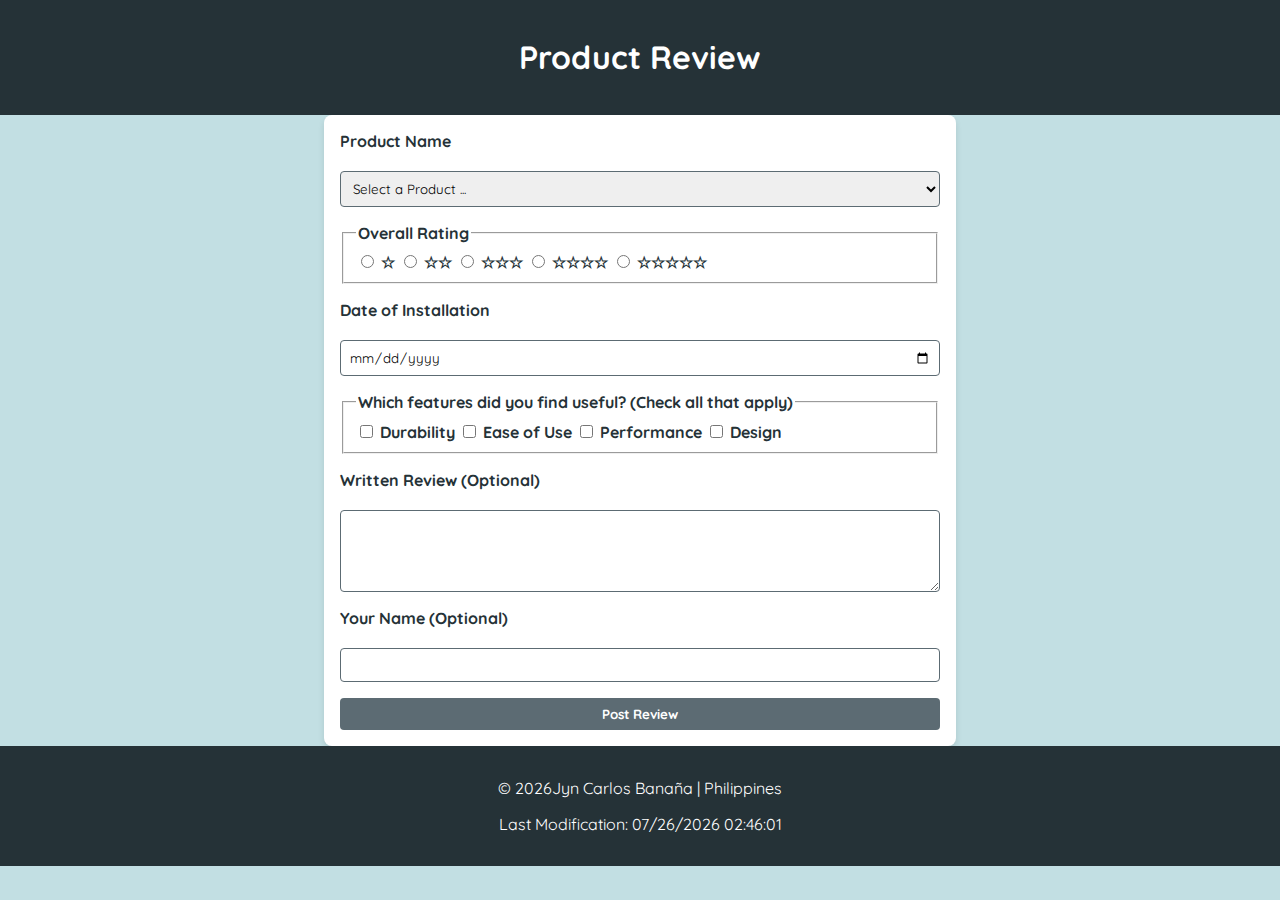
<file: form.html>
<!DOCTYPE html>
<html lang="en">
<head>
    <meta charset="UTF-8">
    <meta name="viewport" content="width=device-width, initial-scale=1.0">
    <title>Product Review Form</title>
    <link rel="stylesheet" href="styles/forms.css">
    <meta name="description" content="WDD 131 - Week05 Assignment: Product Review - Jyn Carlos Banaña">
    <meta name="author" content="Jyn Carlos Banaña">
    <link rel="preconnect" href="https://fonts.googleapis.com">
    <link rel="preconnect" href="https://fonts.gstatic.com" crossorigin>
    <link href="https://fonts.googleapis.com/css2?family=Luckiest+Guy&family=Quicksand:wght@300..700&display=swap" rel="stylesheet">
    <script src="scripts/forms.js" defer></script>
    <script src="scripts/getdates.js" defer></script>
</head>
<body>
  <header>
    <h1>Product Review</h1>
  </header>

  <main>
    <form action="review.html" method="get">
      <label for="productName">Product Name</label>
      <select id="productName" name="productName" required>
        <option value="" disabled selected>Select a Product ...</option>
      </select>

      <fieldset>
        <legend>Overall Rating</legend>
        <label><input type="radio" name="rating" value="1" required> ☆</label>
        <label><input type="radio" name="rating" value="2"> ☆☆</label>
        <label><input type="radio" name="rating" value="3"> ☆☆☆</label>
        <label><input type="radio" name="rating" value="4"> ☆☆☆☆</label>
        <label><input type="radio" name="rating" value="5"> ☆☆☆☆☆</label>
      </fieldset>

      <label for="installDate">Date of Installation</label>
      <input type="date" id="installDate" name="installDate" required>

      <fieldset>
        <legend>Which features did you find useful? (Check all that apply)</legend>
        <label><input type="checkbox" id="durability" name="features" value="Durability"> Durability</label>
        <label><input type="checkbox" id="ease" name="features" value="Ease of Use"> Ease of Use</label>
        <label><input type="checkbox" id="performance" name="features" value="Performance"> Performance</label>
        <label><input type="checkbox" id="design" name="features" value="Design"> Design</label>
      </fieldset>

      <label for="review">Written Review (Optional)</label>
      <textarea id="review" name="review" rows="4"></textarea>

      <label for="username">Your Name (Optional)</label>
      <input type="text" id="username" name="username">

      <input type="submit" value="Post Review">
    </form>
  </main>

<footer>
  <p>
    &copy; <span id="currentyear"></span>Jyn Carlos Banaña | Philippines
  </p>
  <p id="lastModified"></p>
</footer>
</body>
</html>
</file>
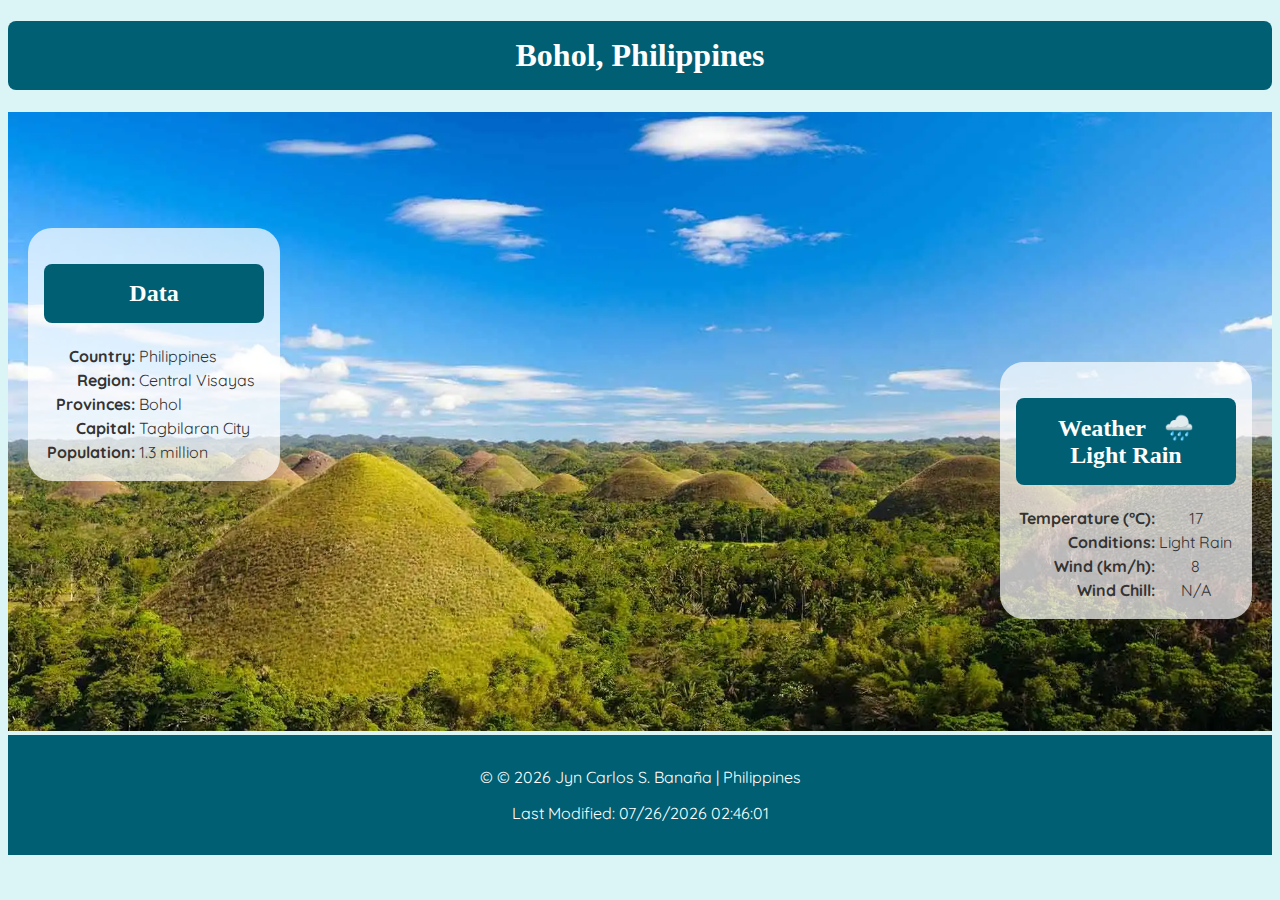
<file: place.html>
<!DOCTYPE html>
<html lang="en">
<head>
  <meta charset="UTF-8">
  <meta name="viewport" content="width=device-width, initial-scale=1.0">
  <title>WDD 131 - Week03: Country Page Bohol, Philippines</title>
  <link rel="preconnect" href="https://fonts.googleapis.com">
  <link rel="preconnect" href="https://fonts.gstatic.com" crossorigin>
  <link href="https://fonts.googleapis.com/css2?family=Luckiest+Guy&family=Quicksand:wght@300..700&display=swap" rel="stylesheet">
  <meta name="description" content="Week 03 Assignment for WDD 131 - Country Page - Jyn Carlos S. Banaña">
  <meta name="author" content="Jyn Carlos S. Banaña">
  <link rel="stylesheet" href="styles/place.css">
  <script src="scripts/place.js" defer></script>
  <script src="scripts/getdates.js" defer></script>
</head>

<body>
  <header></header>
  <main>
    <h1>Bohol, Philippines</h1>

    <div class="hero">
      <picture>
        <source media="(min-width: 1000px)" srcset="images/hero-large.webp">
        <source media="(min-width: 500px)" srcset="images/hero-medium.webp">
        <img src="images/hero-small.webp" alt="Chocolate Hills, Bohol, Philippines" width="500" height="250">
      </picture>

      <!-- Data Overlay -->
      <div class="overlay" id="data">
        <h2>Data</h2>
        <table>
          <tr><td>Country:</td><td>Philippines</td></tr>
          <tr><td>Region:</td><td>Central Visayas</td></tr>
          <tr><td>Provinces:</td><td>Bohol</td></tr>
          <tr><td>Capital:</td><td>Tagbilaran City</td></tr>
          <tr><td>Population:</td><td>1.3 million</td></tr>
        </table>
      </div>

      <!-- Weather Overlay -->
      <div class="overlay" id="weather">
        <h2>Weather</h2>
        <svg enable-background="new 0 0 32 32" id="Filled_Outline" version="1.1"
             viewBox="0 0 32 32" xml:space="preserve"
             xmlns="http://www.w3.org/2000/svg"
             xmlns:xlink="http://www.w3.org/1999/xlink">
          <g>
            <g>
              <path d="M6,19c-2.76,0-5-2.24-5-5s2.24-5,5-5c0-4.42,3.58-8,8-8c3.75,0,6.89,2.57,7.76,6.05 C24.71,7.42,27,9.95,27,13c0,3.31-2.69,6-6,6H6z" fill="#d0dbd1" />
              <path d="M15,21c-2.21,0-4-1.79-4-4s1.79-4,4-4c0-3.31,2.69-6,6-6c2.63,0,4.87,1.7,5.67,4.05 C29.11,11.37,31,13.47,31,16c0,2.76-2.24,5-5,5H15z" fill="#d0dbd1" />
            </g>
          </g>
        </svg>
        <table>
          <tr><td>Temperature (°C):</td><td id="temp">17</td></tr>
          <tr><td>Conditions:</td><td>Light Rain</td></tr>
          <tr><td>Wind (km/h):</td><td id="windSpeed">8</td></tr>
          <tr><td>Wind Chill:</td><td id="windChill"></td></tr>
        </table>
      </div>
    </div>
  </main>

  <footer>
    <p>&copy; <span id="currentyear"></span> Jyn Carlos S. Banaña | Philippines</p>
    <p id="lastModified"></p>
  </footer>
</body>
</html>
</file>
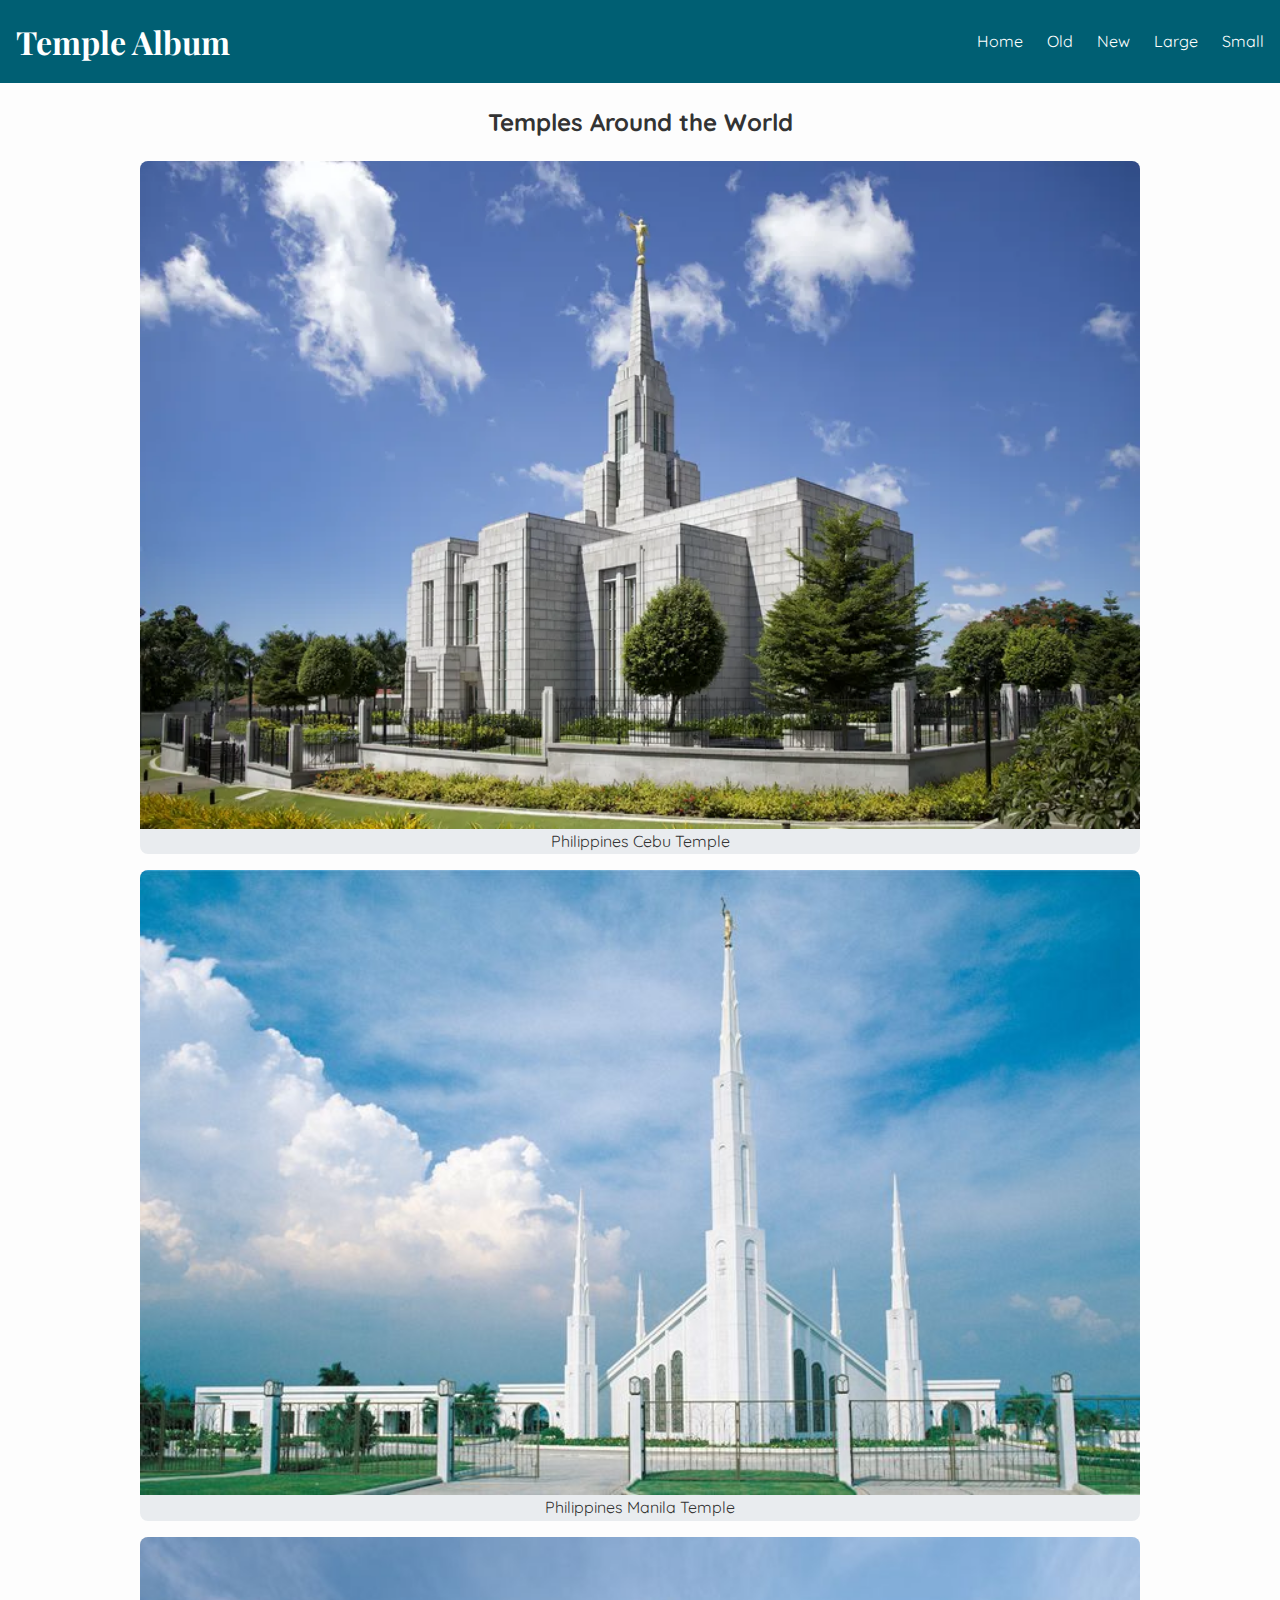
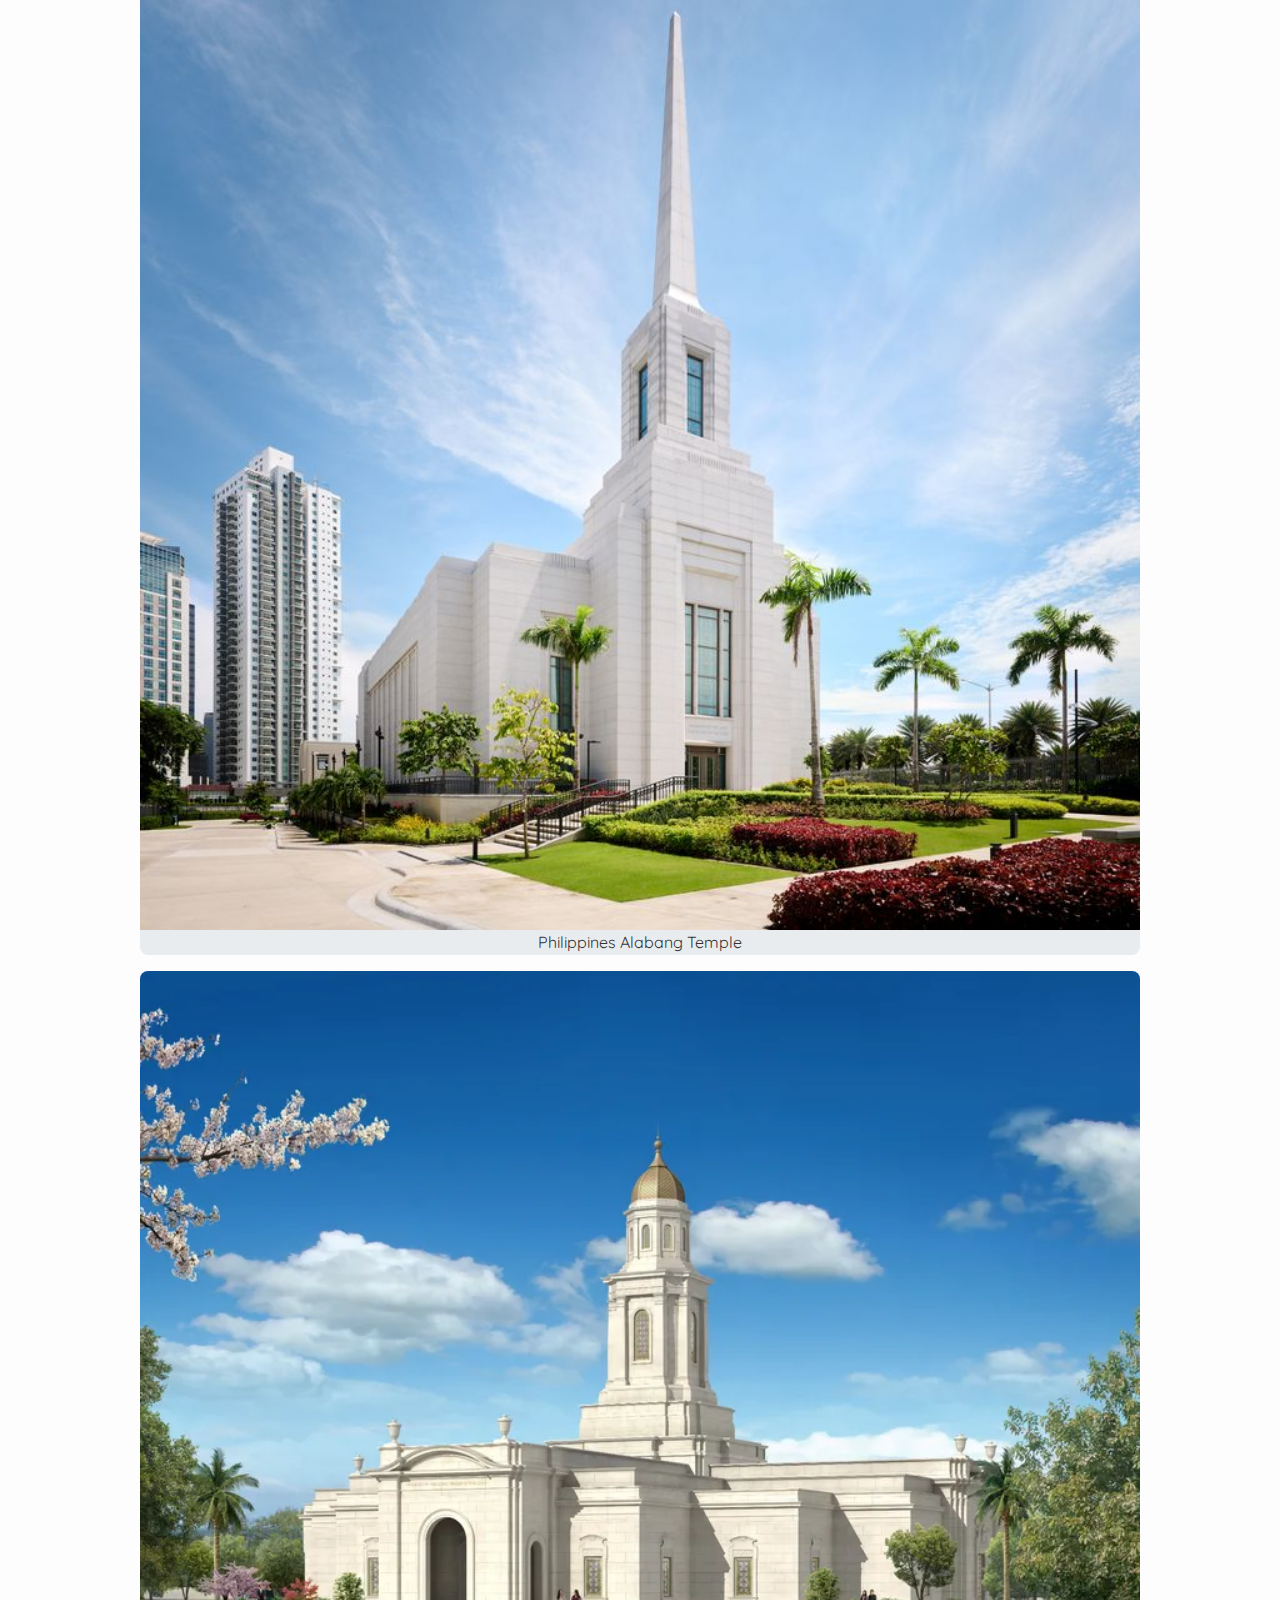
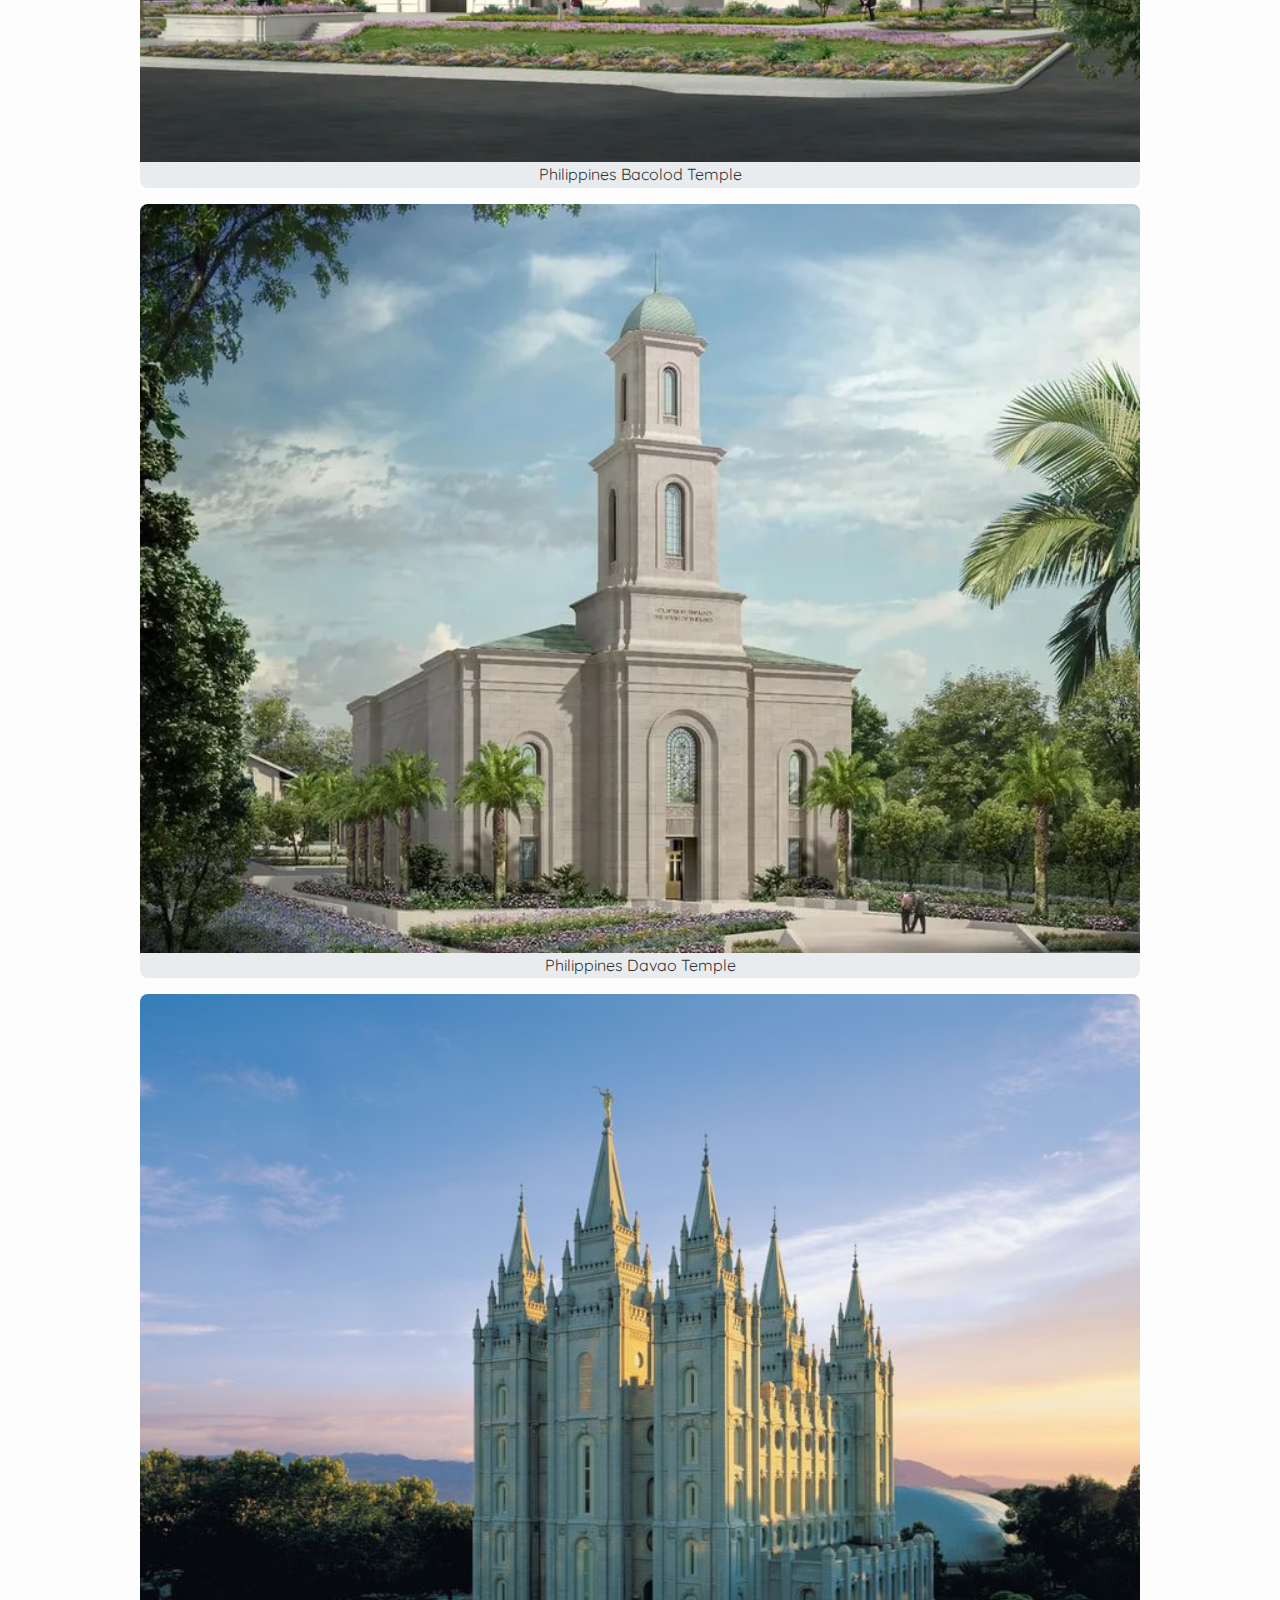
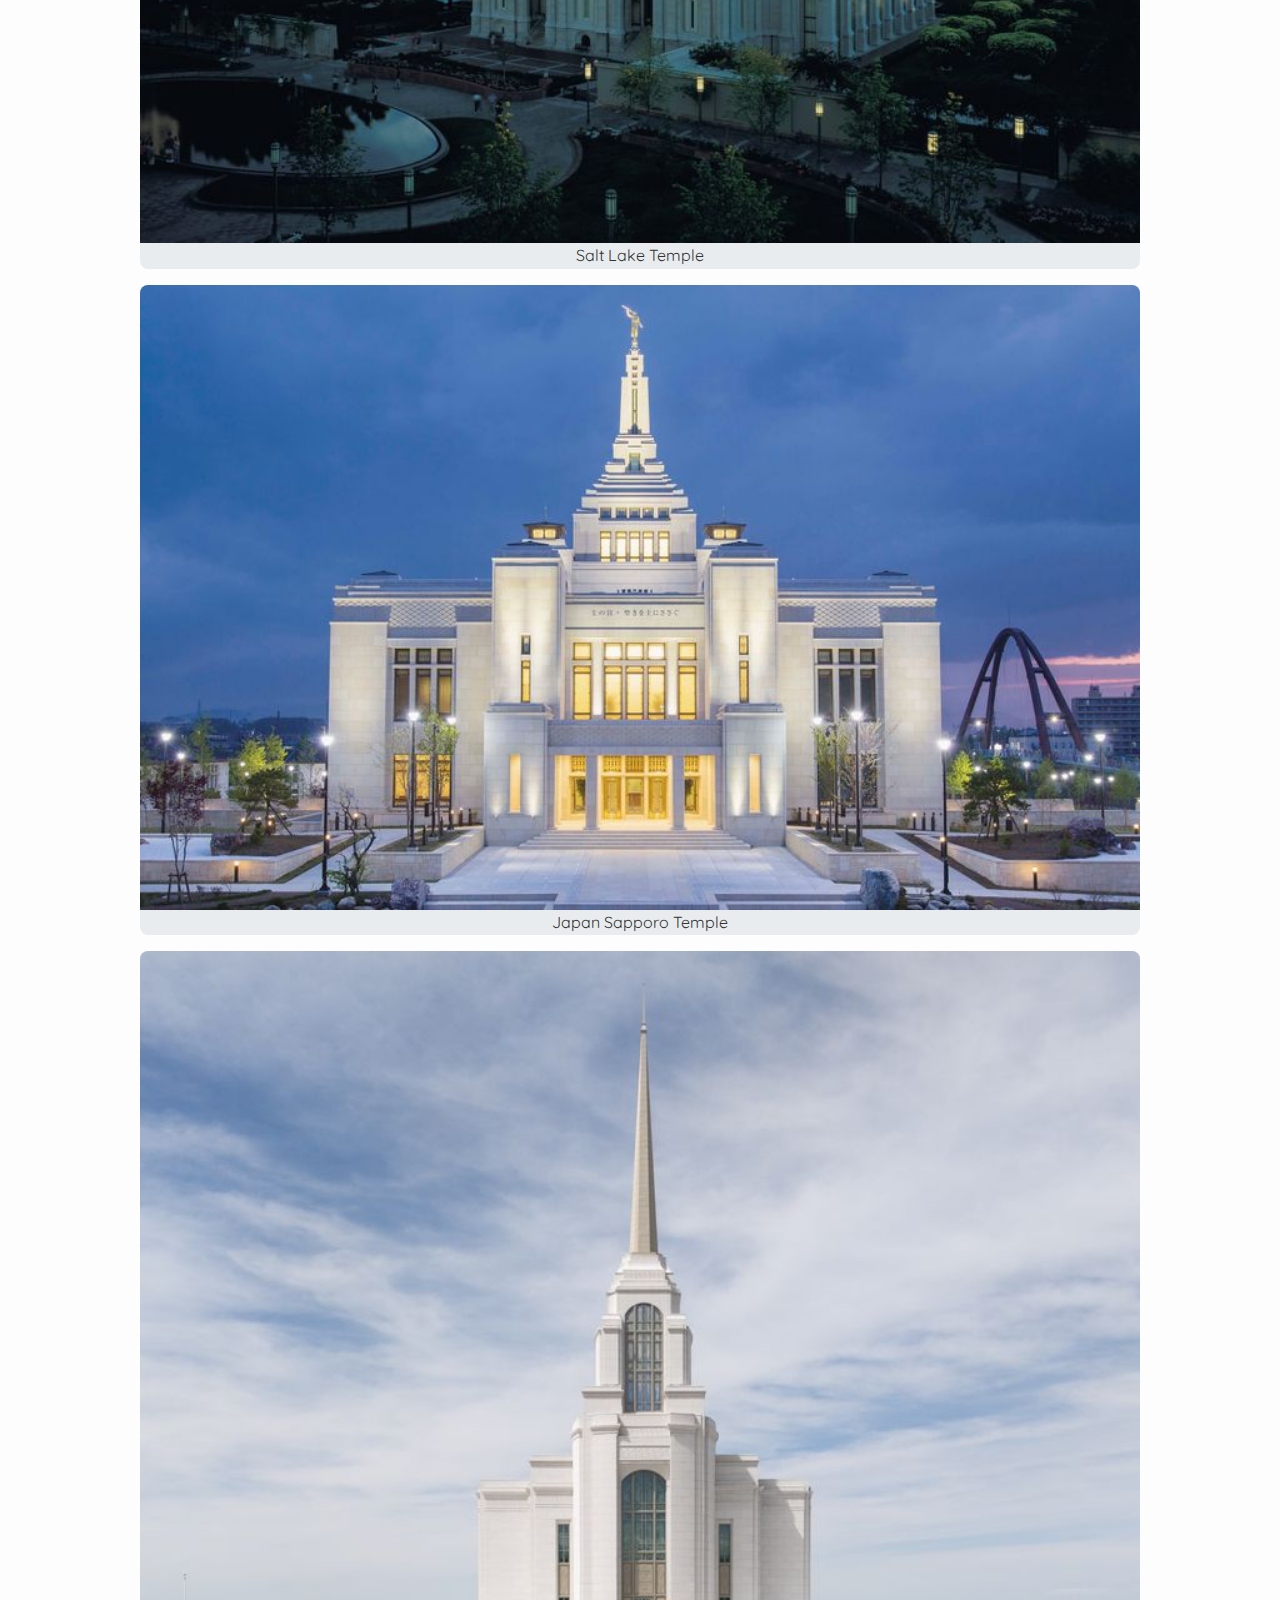
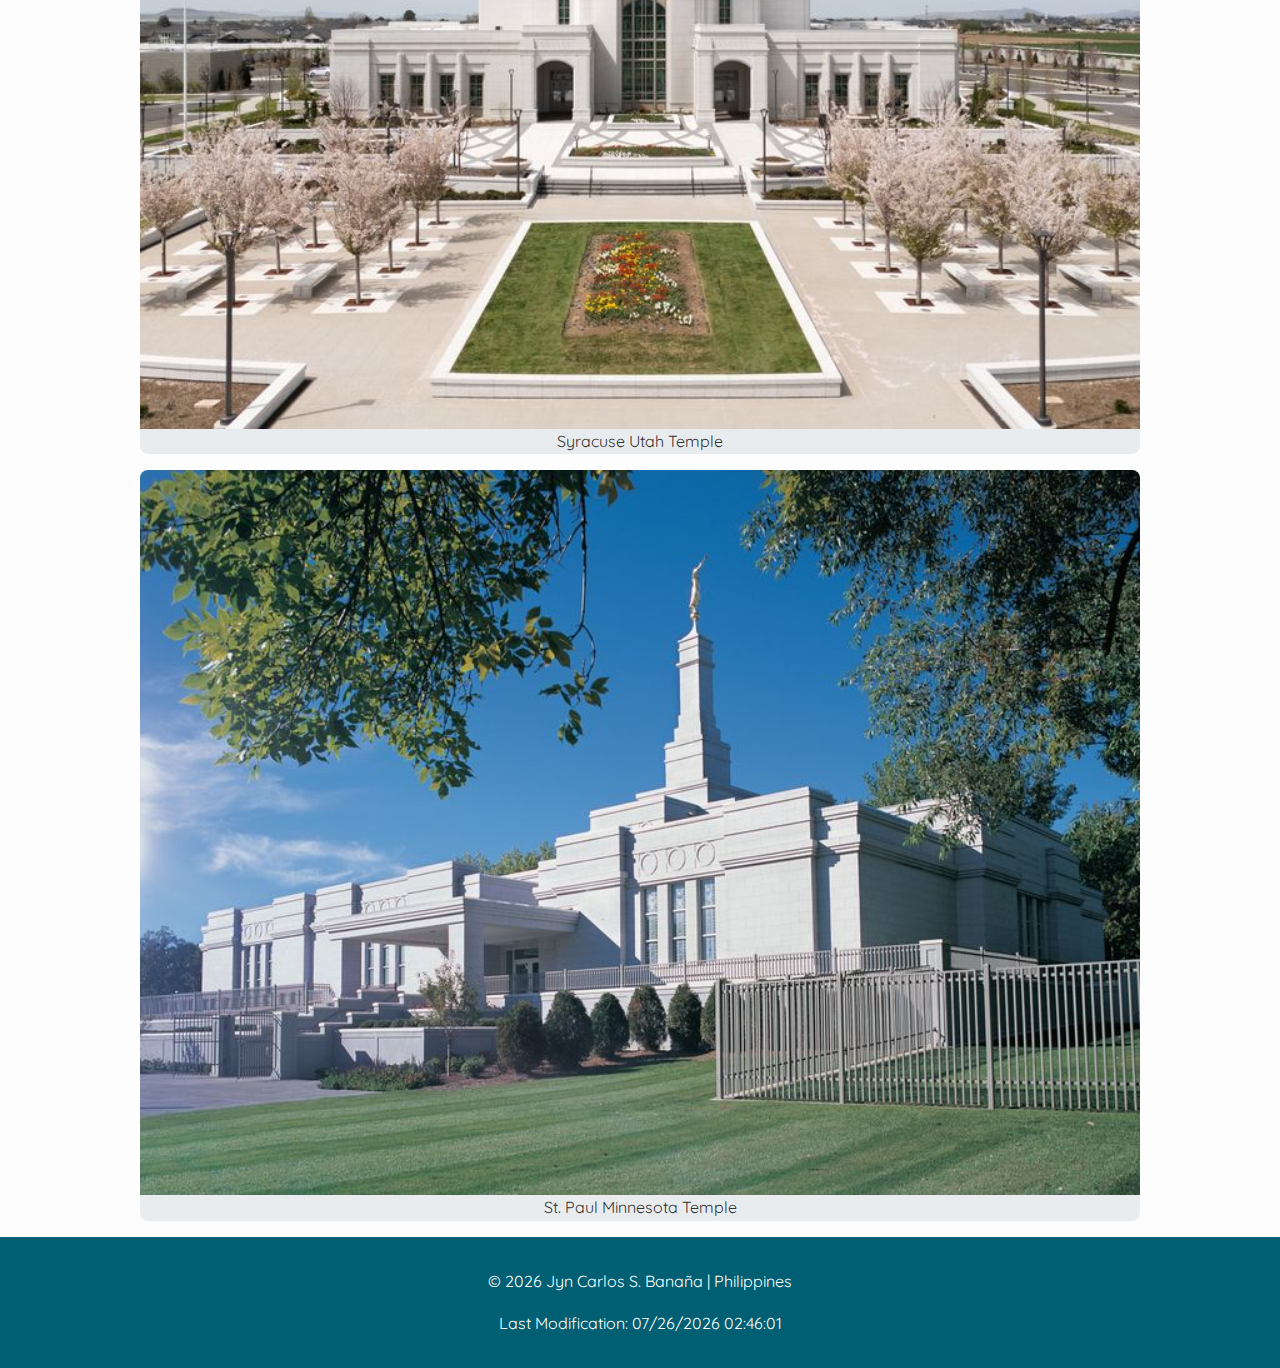
<file: temples.html>
<!DOCTYPE html>
<html lang="en">
<head>
    <meta charset="UTF-8">
    <meta name="viewport" content="width=device-width, initial-scale=1.0">
    <title>Temple Album</title>
    <link href="https://fonts.googleapis.com/css2?family=Quicksand:wght@400;600&family=Playfair+Display:wght@700&display=swap" rel="stylesheet">
    <meta name="description" content="Week 02 Assignment for WDD 131 - TEMPLE ALBUM - Jyn Carlos S. Banaña">
    <meta name="author" content="Jyn Carlos S. Banaña">
    <link rel="stylesheet" href="styles/temples.css">
    <link rel="stylesheet" href="styles/temples-large.css">
    <script src="scripts/temples.js" defer></script>
    <script src="scripts/getdates.js" defer></script>

</head>
<body>
    <header>
        <h1>Temple Album</h1>
        <button id="menuBtn" aria-label="Menu">☰</button>
        <nav id="mainNav">
            <a href="#">Home</a>
            <a href="#">Old</a>
            <a href="#">New</a>
            <a href="#">Large</a>
            <a href="#">Small</a>
        </nav>
  </header>

  <main>
    <h2>Temples Around the World</h2>
    <div class="gallery">
      <figure>
        <img src="images/philippines_cebu_temple.webp" alt="Philippines Cebu Temple">
        <figcaption>Philippines Cebu Temple</figcaption>
      </figure>
      <figure>
        <img src="images/manila_philippines_temple.jpeg" alt="Philippines Manila Temple">
        <figcaption>Philippines Manila Temple</figcaption>
      </figure>
      <figure>
        <img src="images/alabang_philippines_temple_exterior.jpeg" alt="Philippines Alabang Temple">
        <figcaption>Philippines Alabang Temple</figcaption>
      </figure>
      <figure>
        <img src="images/bacolod_philippines_temple_exterior_rendering.webp" alt="Philippines Bacolod Temple">
        <figcaption>Philippines Bacolod Temple</figcaption>
      </figure>
      <figure>
        <img src="images/davao_philippines_temple_rendering.webp" alt="Philippines Davao Temple">
        <figcaption>Philippines Davao Temple</figcaption>
      </figure>
      <figure>
        <img src="images/salt_lake_temple_lds.jpeg" alt="Salt Lake Temple">
        <figcaption>Salt Lake Temple</figcaption>
      </figure>
      <figure>
        <img src="images/sapporo_japan_temple_night_photo.jpeg" alt="Japan Sapporo Temple">
        <figcaption>Japan Sapporo Temple</figcaption>
      </figure>
      <figure>
        <img src="images/syracuse_utah_temple_exterior.jpeg" alt="Syracuse Utah Temple">
        <figcaption>Syracuse Utah Temple</figcaption>
      </figure>
      <figure>
        <img src="images/st_paul_minnesota_lds_temple.jpeg" alt="St. Paul Minnesota Temple">
        <figcaption>St. Paul Minnesota Temple</figcaption>
      </figure>
    </div>
  </main>

    <footer>
        <p>
        &copy; <span id="currentyear"></span> Jyn Carlos S. Banaña | Philippines
        </p>
        <p id="lastModified"></p>
    </footer>

</body>
</html>
</file>
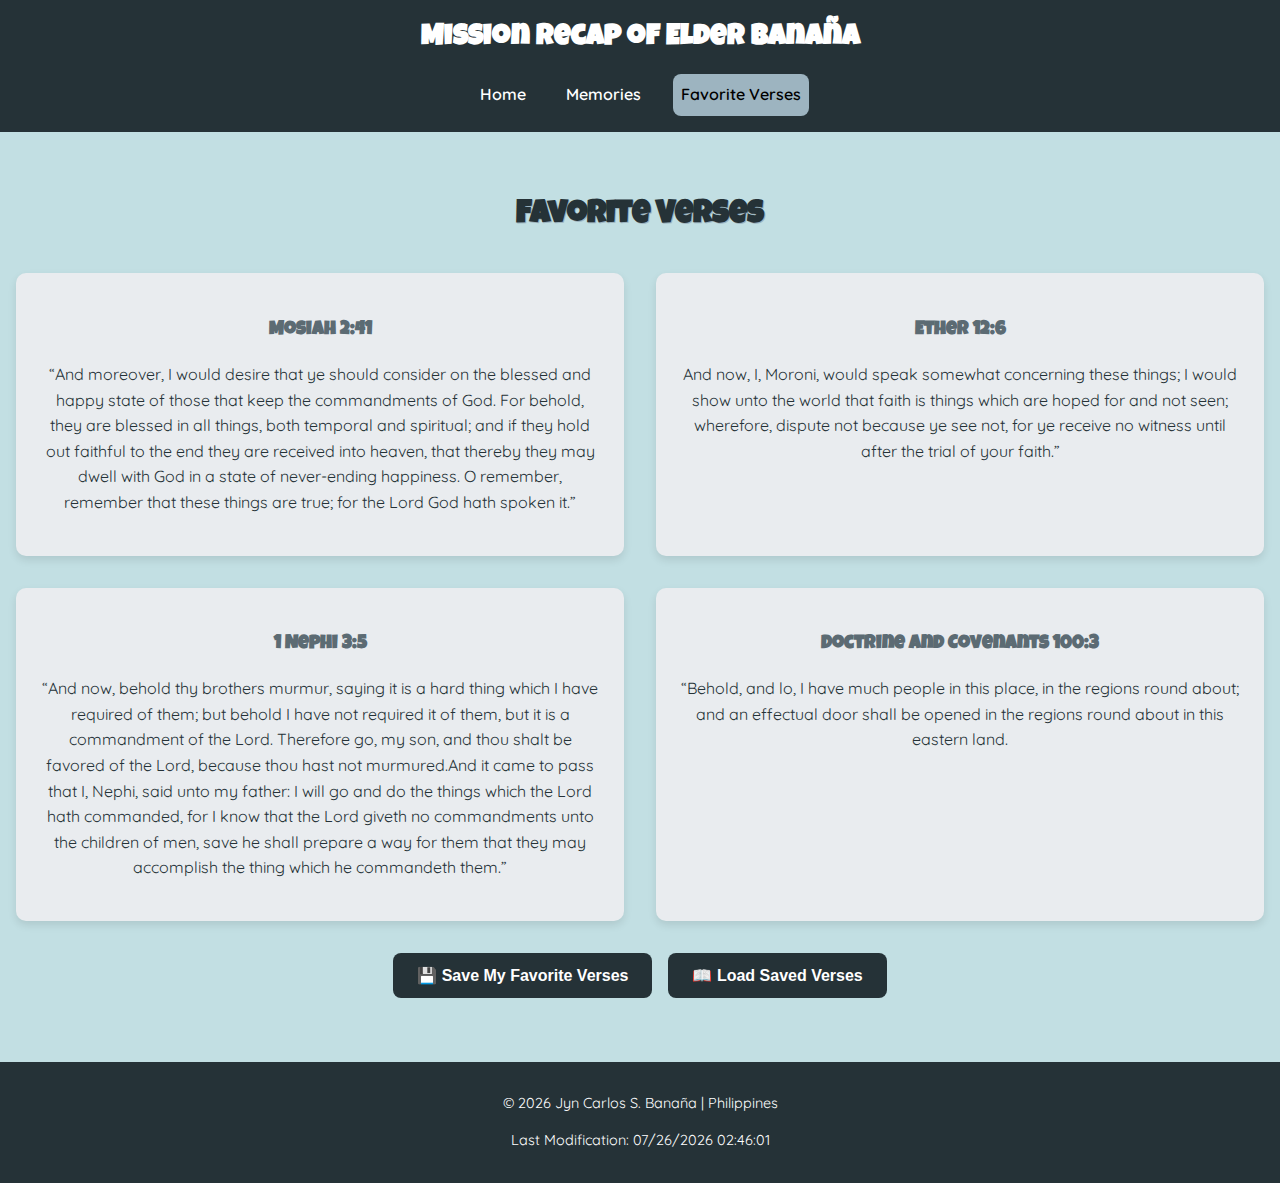
<file: project/favorite-verses.html>
<!DOCTYPE html>
<html lang="en">
<head>
  <meta charset="UTF-8">
  <meta name="viewport" content="width=device-width, initial-scale=1.0">
  <title>Mission Recap of Elder Banaña</title>
  <link rel="stylesheet" href="styles/project.css">
  <meta name="description" content="WDD 131 FINAL PROJECT - Jyn Carlos S. Banaña">
  <meta name="author" content="Jyn Carlos S. Banaña">
  <link rel="preconnect" href="https://fonts.googleapis.com">
  <link rel="preconnect" href="https://fonts.gstatic.com" crossorigin>
  <link href="https://fonts.googleapis.com/css2?family=Luckiest+Guy&family=Quicksand:wght@300..700&display=swap" rel="stylesheet">
  <script src="scripts/getdates.js" defer></script>
  <script src="scripts/project.js" defer></script>

</head>
<body>
    <header>
    <h1>Mission Recap of Elder Banaña</h1>
    <button id="menuBtn" aria-label="Menu">☰</button>
    <nav id="mainNav">
      <a href="project.html">Home</a>
      <a href="memories.html">Memories</a>
      <a href="favorite-verses.html" class="active">Favorite Verses</a>
    </nav>
  </header>

  <main>
    <section class="verses-section">
      <h2>Favorite Verses</h2>
      <div class="verses-grid" id="versesGrid"></div>

      <div class="button-container">
        <button id="saveVersesBtn">💾 Save My Favorite Verses</button>
        <button id="loadVersesBtn">📖 Load Saved Verses</button>
      </div>
    </section>
  </main>


  <footer>
    <p>
      &copy; <span id="currentyear"></span> Jyn Carlos S. Banaña | Philippines
    </p>
    <p id="lastModified"></p>
  </footer>
</body>
</html>
</file>
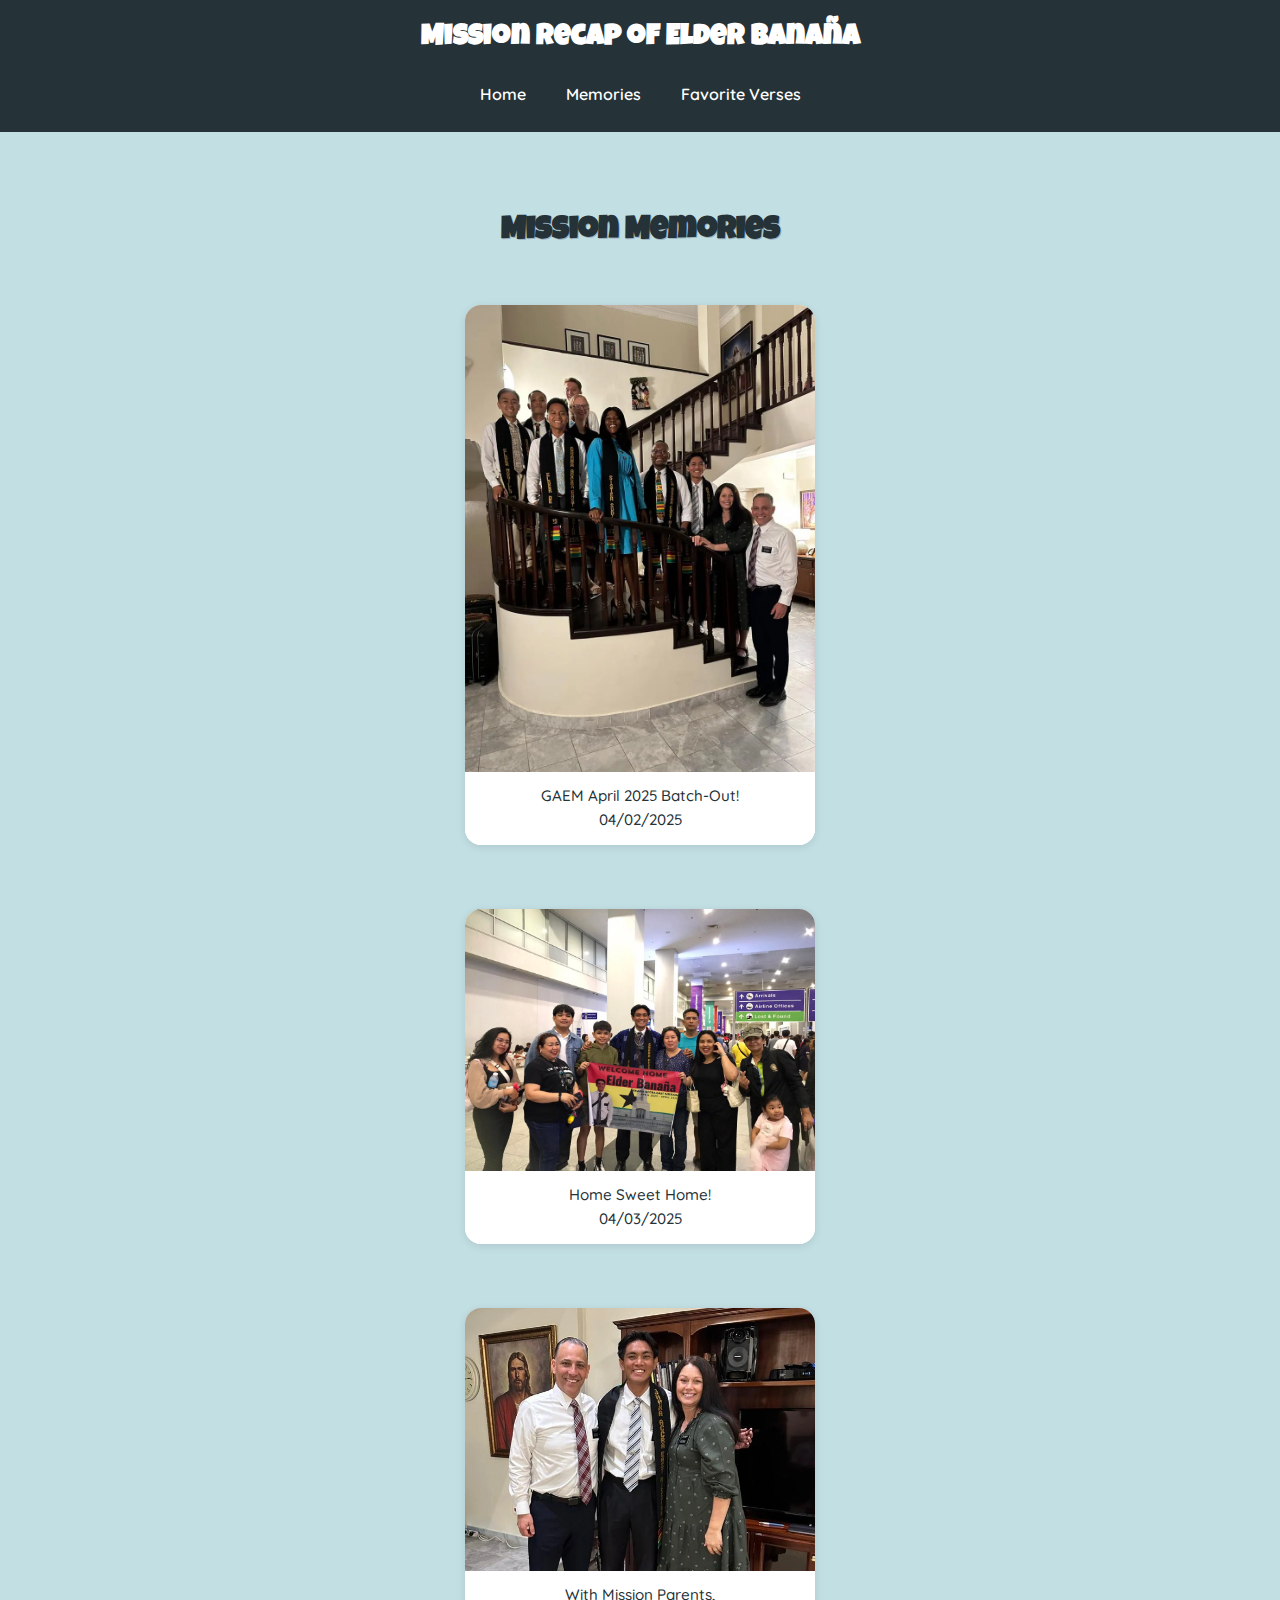
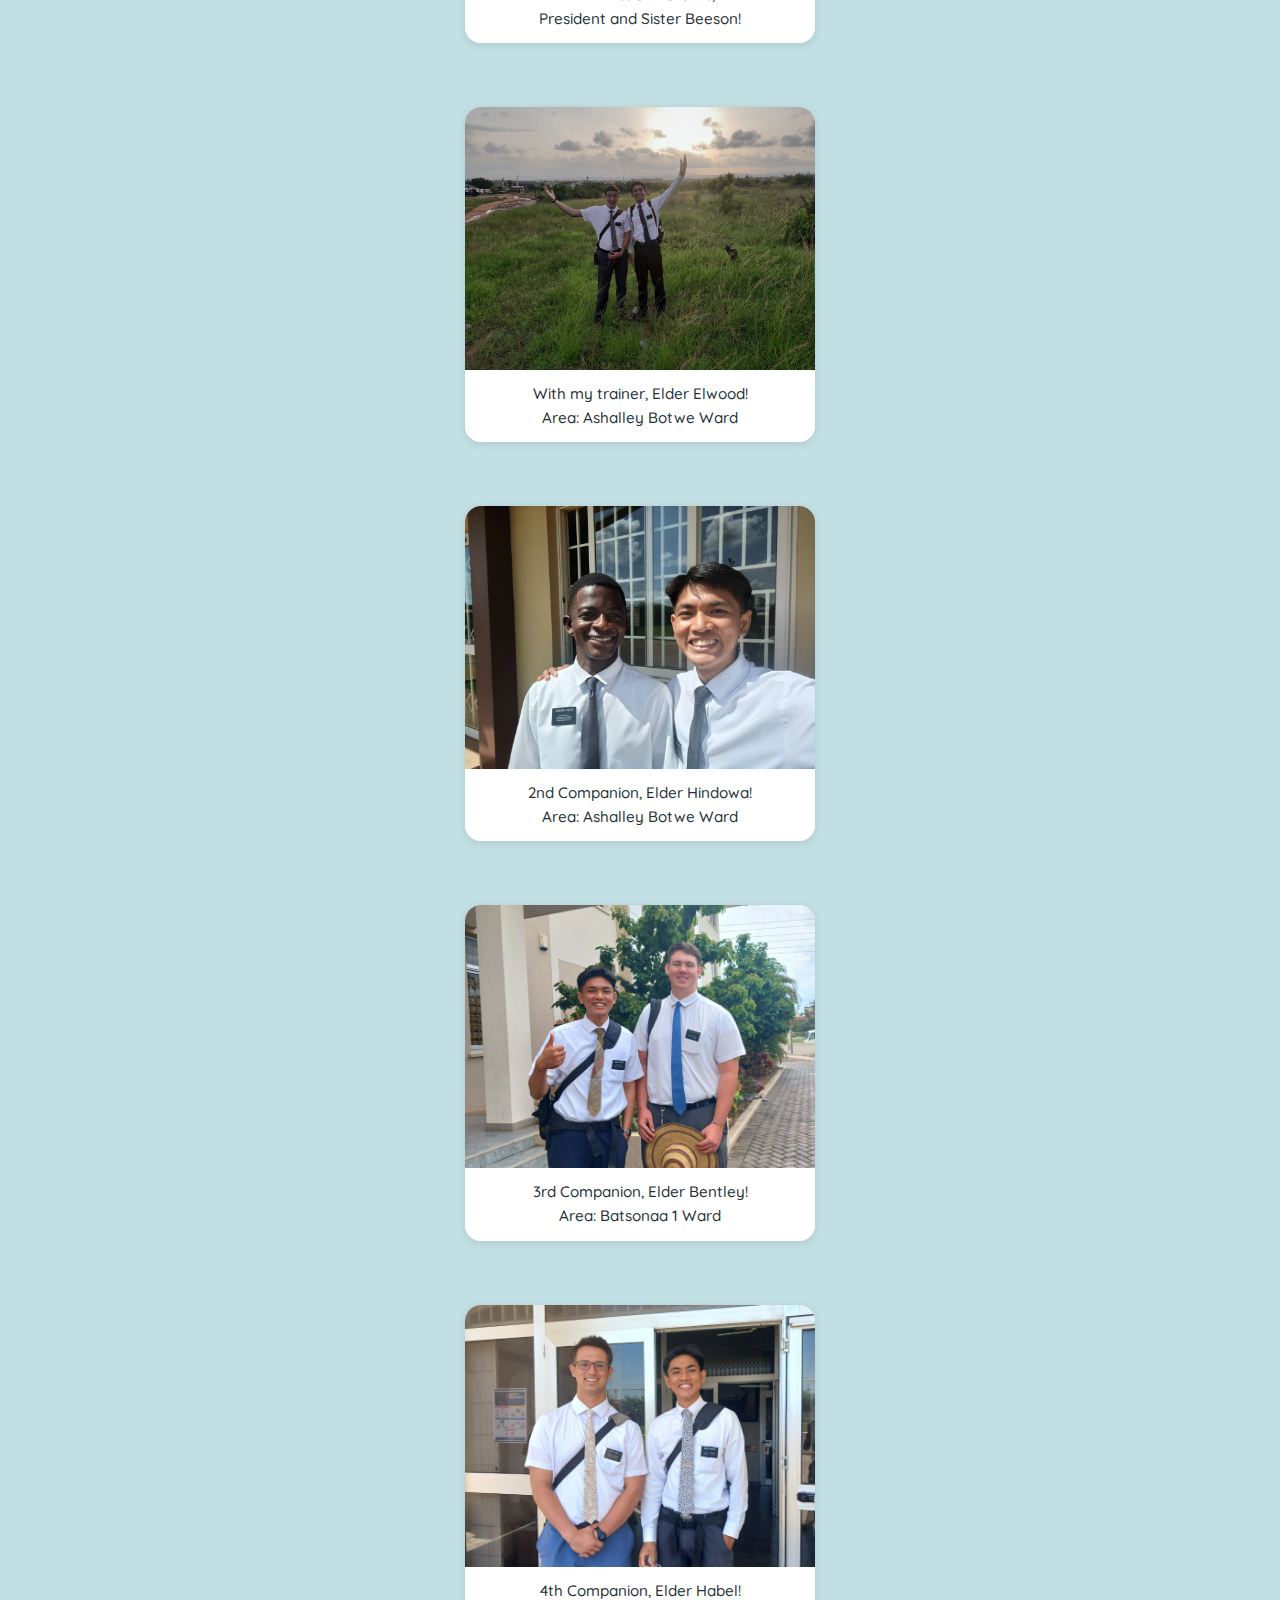
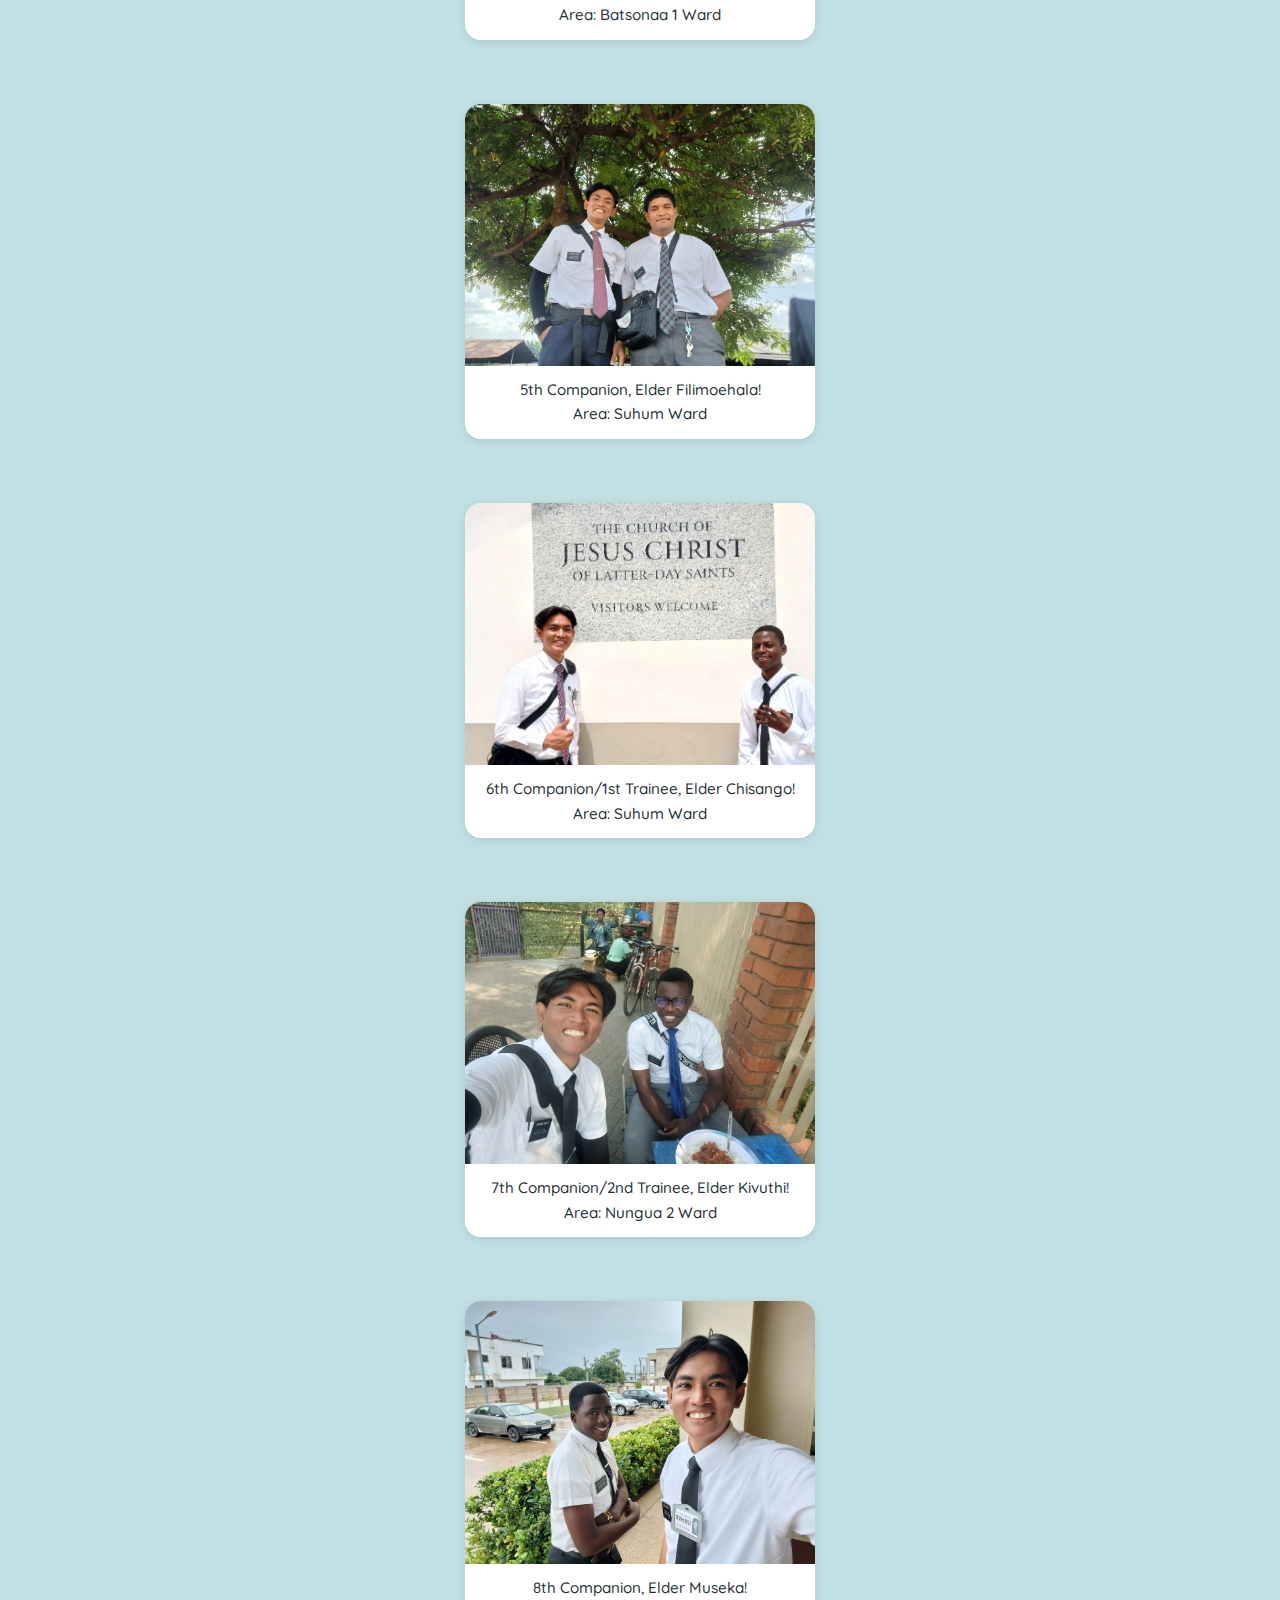
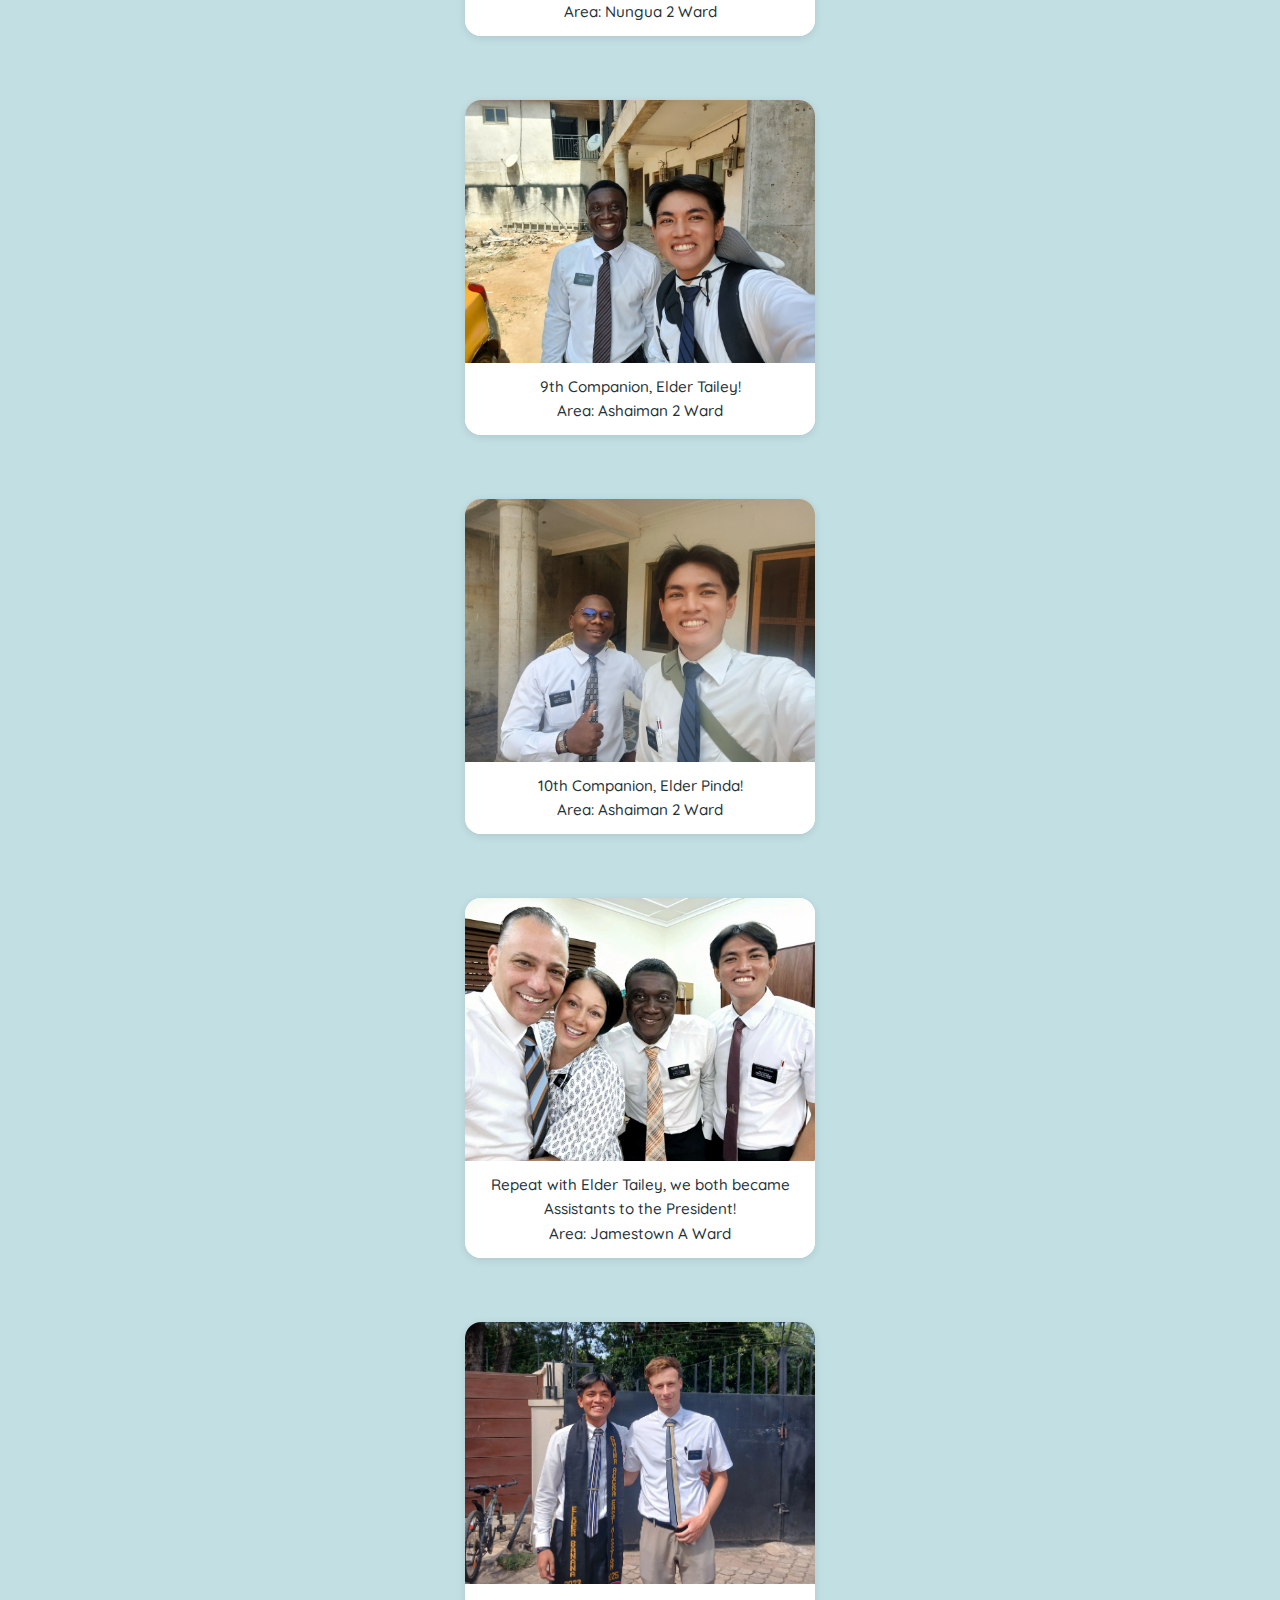
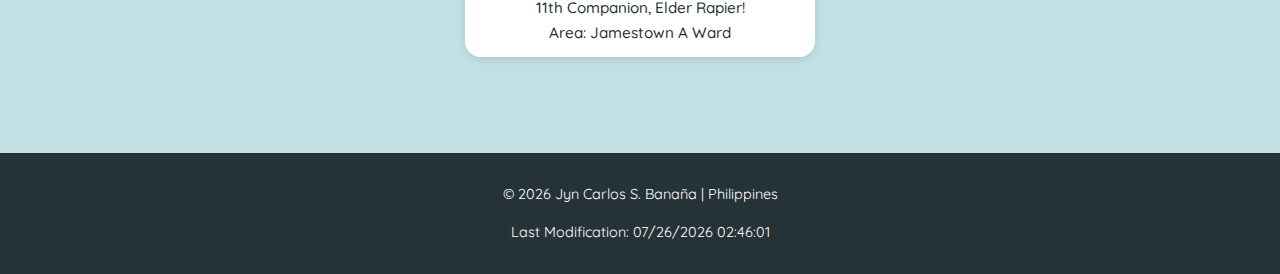
<file: project/memories.html>
<!DOCTYPE html>
<html lang="en">
<head>
  <meta charset="UTF-8">
  <meta name="viewport" content="width=device-width, initial-scale=1.0">
  <title>Mission Memories | Elder Banaña</title>
  <link rel="stylesheet" href="styles/project.css">
  <meta name="description" content="Mission Memories of Elder Banaña">
  <meta name="author" content="Jyn Carlos S. Banaña">
  <link rel="preconnect" href="https://fonts.googleapis.com">
  <link rel="preconnect" href="https://fonts.gstatic.com" crossorigin>
  <link href="https://fonts.googleapis.com/css2?family=Luckiest+Guy&family=Quicksand:wght@300..700&display=swap" rel="stylesheet">
  <script src="scripts/getdates.js" defer></script>
  <script src="scripts/project.js" defer></script>

</head>
<body>
  <header>
    <h1>Mission Recap of Elder Banaña</h1>
    <button id="menuBtn" aria-label="Menu">☰</button>
    <nav id="mainNav">
      <a href="project.html">Home</a>
      <a href="memories.html">Memories</a>
      <a href="favorite-verses.html">Favorite Verses</a>
    </nav>
  </header>

  <main>
    <section class="memories-gallery">
      <h2>Mission Memories</h2>
      <div class="gallery-grid">
        <figure>
          <img src="images/batch-out.webp" alt="Picture with Batch out" loading="lazy" >
          <figcaption> GAEM April 2025 Batch-Out!<br>04/02/2025</figcaption>
        </figure>
        <figure>
          <img src="images/with-family.webp" alt="Picture with my family" loading="lazy" >
          <figcaption>Home Sweet Home!<br>04/03/2025</figcaption>
        </figure>
        <figure>
          <img src="images/with-mission-parents.webp" alt="Picture with my mission parents" loading="lazy" >
          <figcaption>With Mission Parents,<br> President and Sister Beeson!</figcaption>
        </figure>
        <figure>
          <img src="images/first-companion.webp" alt="Picture with my 1st Companion" loading="lazy" >
          <figcaption>With my trainer, Elder Elwood!<br>Area: Ashalley Botwe Ward</figcaption>
        </figure>
        <figure>
          <img src="images/second-companion.webp" alt="Picture with my 2nd Companion" loading="lazy" >
          <figcaption>2nd Companion, Elder Hindowa!<br>Area: Ashalley Botwe Ward</figcaption>
        </figure>
        <figure>
          <img src="images/third-companion.webp" alt="Picture with my 3rd Companion" loading="lazy">
          <figcaption>3rd Companion, Elder Bentley!<br>Area: Batsonaa 1 Ward</figcaption>
        </figure>
        <figure>
          <img src="images/fourth-companion.webp" alt="Picture with my 4th Companion" loading="lazy">
          <figcaption>4th Companion, Elder Habel!<br>Area: Batsonaa 1 Ward</figcaption>
        </figure>
        <figure>
          <img src="images/fifth-companion.webp" alt="Picture with my 5th Companion" loading="lazy">
          <figcaption>5th Companion, Elder Filimoehala!<br>Area: Suhum Ward</figcaption>
        </figure>
        <figure>
          <img src="images/sixth-companion.webp" alt="Picture with my 6th Companion" loading="lazy">
          <figcaption>6th Companion/1st Trainee, Elder Chisango!<br>Area: Suhum Ward</figcaption>
        </figure>
        <figure>
          <img src="images/seventh-companion.webp" alt="Picture with my 7th Companion" loading="lazy">
          <figcaption>7th Companion/2nd Trainee, Elder Kivuthi!<br>Area: Nungua 2 Ward</figcaption>
        </figure>
        <figure>
          <img src="images/eighth-companion.webp" alt="Picture with my 8th Companion" loading="lazy">
          <figcaption>8th Companion, Elder Museka!<br>Area: Nungua 2 Ward</figcaption>
        </figure>
        <figure>
          <img src="images/ninth-companion.webp" alt="Picture with my 9th Companion" loading="lazy">
          <figcaption>9th Companion, Elder Tailey!<br>Area: Ashaiman 2 Ward</figcaption>
        </figure>
        <figure>
          <img src="images/tenth-companion.webp" alt="Picture with my 10th Companion" loading="lazy">
          <figcaption>10th Companion, Elder Pinda!<br>Area: Ashaiman 2 Ward</figcaption>
        </figure>
        <figure>
          <img src="images/repeat-companion.webp" alt="Picture with my 9th Companion" loading="lazy">
          <figcaption>Repeat with Elder Tailey, we both became Assistants to the President!<br>Area: Jamestown A Ward</figcaption>
        </figure>
        <figure>
          <img src="images/eleventh-companion.webp" alt="Picture with my 11th Companion" loading="lazy">
          <figcaption>11th Companion, Elder Rapier!<br>Area: Jamestown A Ward</figcaption>
        </figure>
      </div>
    </section>
  </main>

  <footer>
    <p>
      &copy; <span id="currentyear"></span> Jyn Carlos S. Banaña | Philippines
    </p>
    <p id="lastModified"></p>
  </footer>
</body>
</html>
</file>
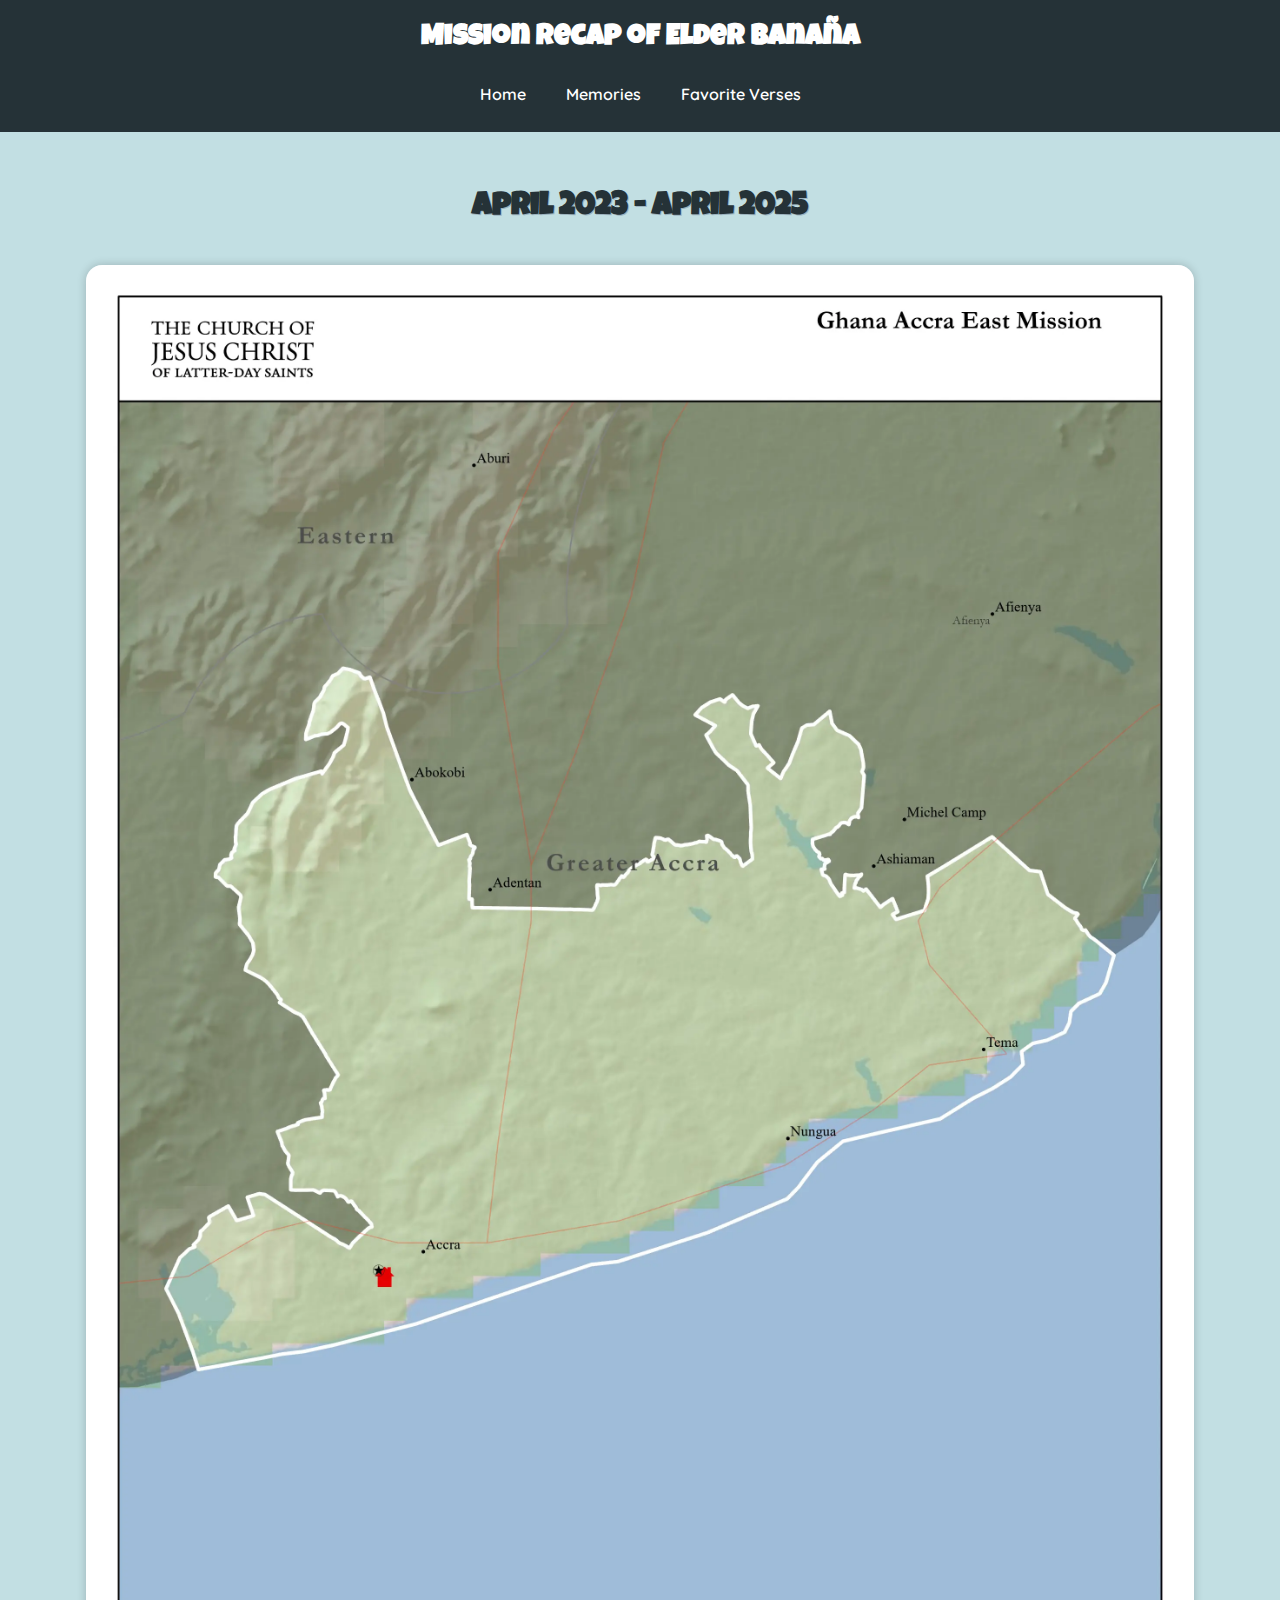
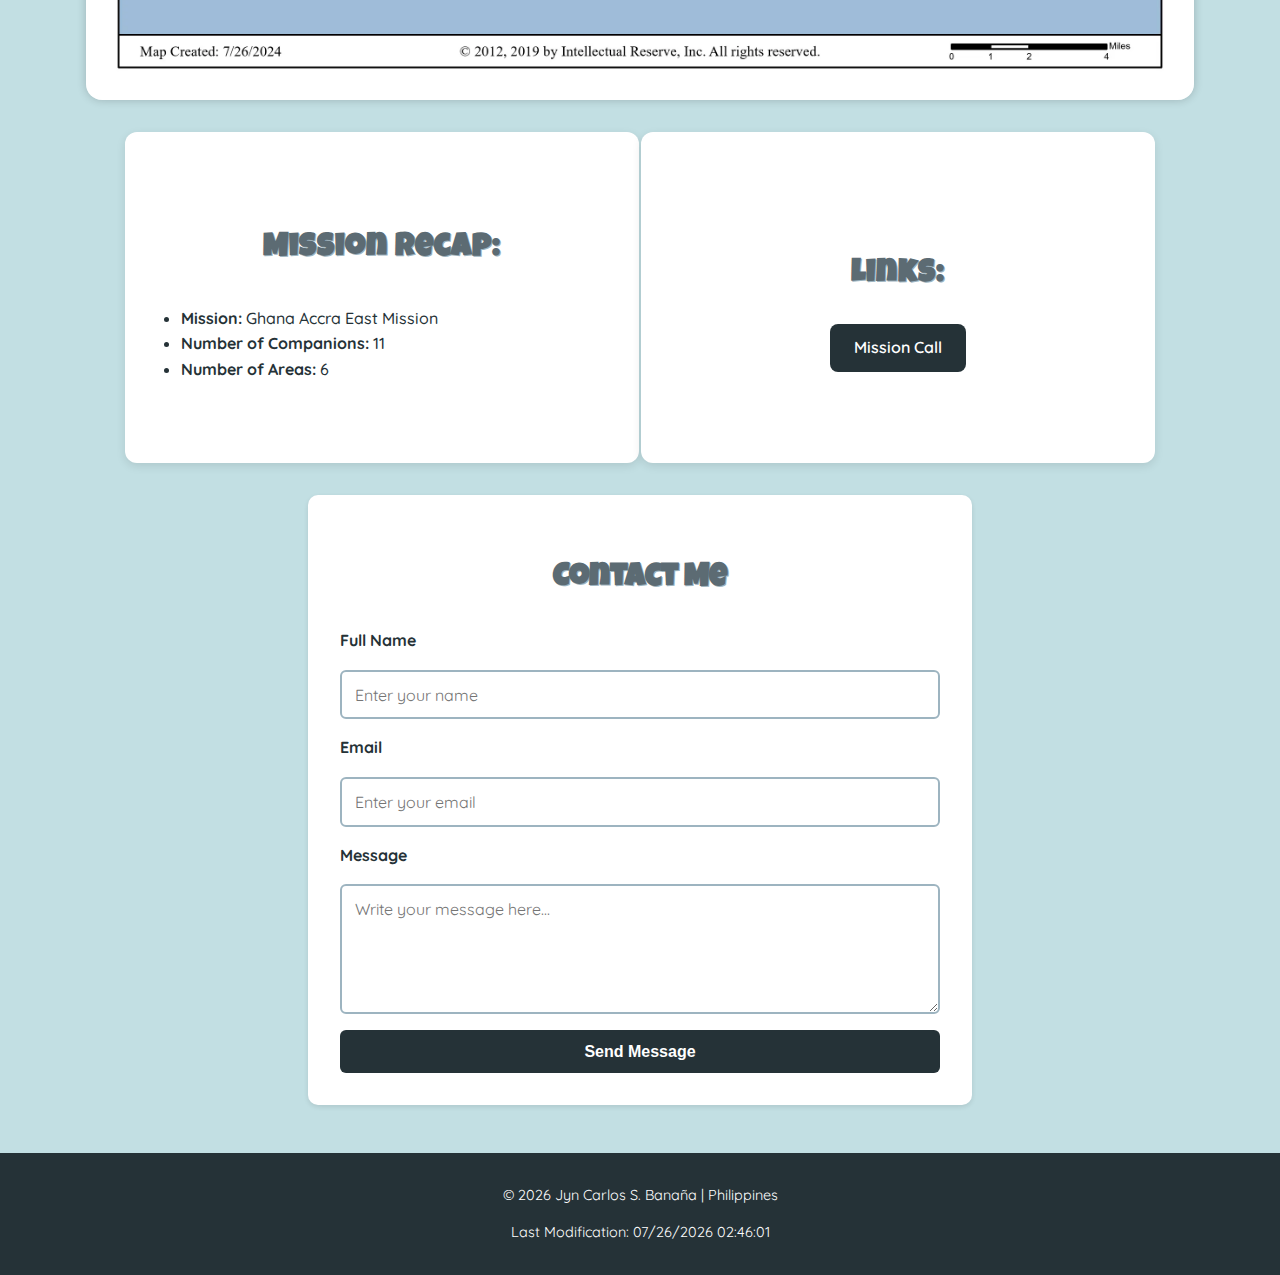
<file: project/project.html>
<!DOCTYPE html>
<html lang="en">
<head>
  <meta charset="UTF-8">
  <meta name="viewport" content="width=device-width, initial-scale=1.0">
  <title>Mission Recap of Elder Banaña</title>
  <link rel="stylesheet" href="styles/project.css">
  <meta name="description" content="WDD 131 FINAL PROJECT - Jyn Carlos S. Banaña">
  <meta name="author" content="Jyn Carlos S. Banaña">
  <link rel="preconnect" href="https://fonts.googleapis.com">
  <link rel="preconnect" href="https://fonts.gstatic.com" crossorigin>
  <link href="https://fonts.googleapis.com/css2?family=Luckiest+Guy&family=Quicksand:wght@300..700&display=swap" rel="stylesheet">
  <script src="scripts/getdates.js" defer></script>
  <script src="scripts/project.js" defer></script>
</head>
<body>
  <header>
    <h1>Mission Recap of Elder Banaña</h1>
    <button id="menuBtn" aria-label="Menu">☰</button>
    <nav id="mainNav">
      <a href="project.html">Home</a>
      <a href="memories.html">Memories</a>
      <a href="favorite-verses.html">Favorite Verses</a>
    </nav>
  </header>

  <main>
    <section class="hero">
      <h2>April 2023 - April 2025</h2>
      <img src="images/hero-image.webp" alt="Mission Hero Image" loading="lazy" width="300px">
    </section>

    <section class="info-sections">
      <div class="mission-recap">
        <h2>Mission Recap:</h2>
        <ul>
          <li><strong>Mission:</strong> Ghana Accra East Mission</li>
          <li><strong>Number of Companions:</strong> 11</li>
          <li><strong>Number of Areas:</strong> 6</li>
        </ul>
      </div>

      <div class="links">
        <h2>Links:</h2>
        <a href="https://drive.google.com/file/d/1vViRQ9pHjQ8ajO_fmqCxUc_V9b_2V6tS/view?usp=sharing">
          Mission Call
        </a>
      </div>
    </section>

    <section class="contact">
      <h2>Contact Me</h2>
      <form id="contact-form">
        <label for="name">Full Name</label>
        <input type="text" id="name" name="name" placeholder="Enter your name" required>

        <label for="email">Email</label>
        <input type="email" id="email" name="email" placeholder="Enter your email" required>

        <label for="message">Message</label>
        <textarea id="message" name="message" placeholder="Write your message here..." rows="5" required></textarea>

        <button type="submit">Send Message</button>
      </form>
    </section>

  </main>

  <footer>
    <p>
      &copy; <span id="currentyear"></span> Jyn Carlos S. Banaña | Philippines
    </p>
    <p id="lastModified"></p>
  </footer>
</body>
</html>
</file>
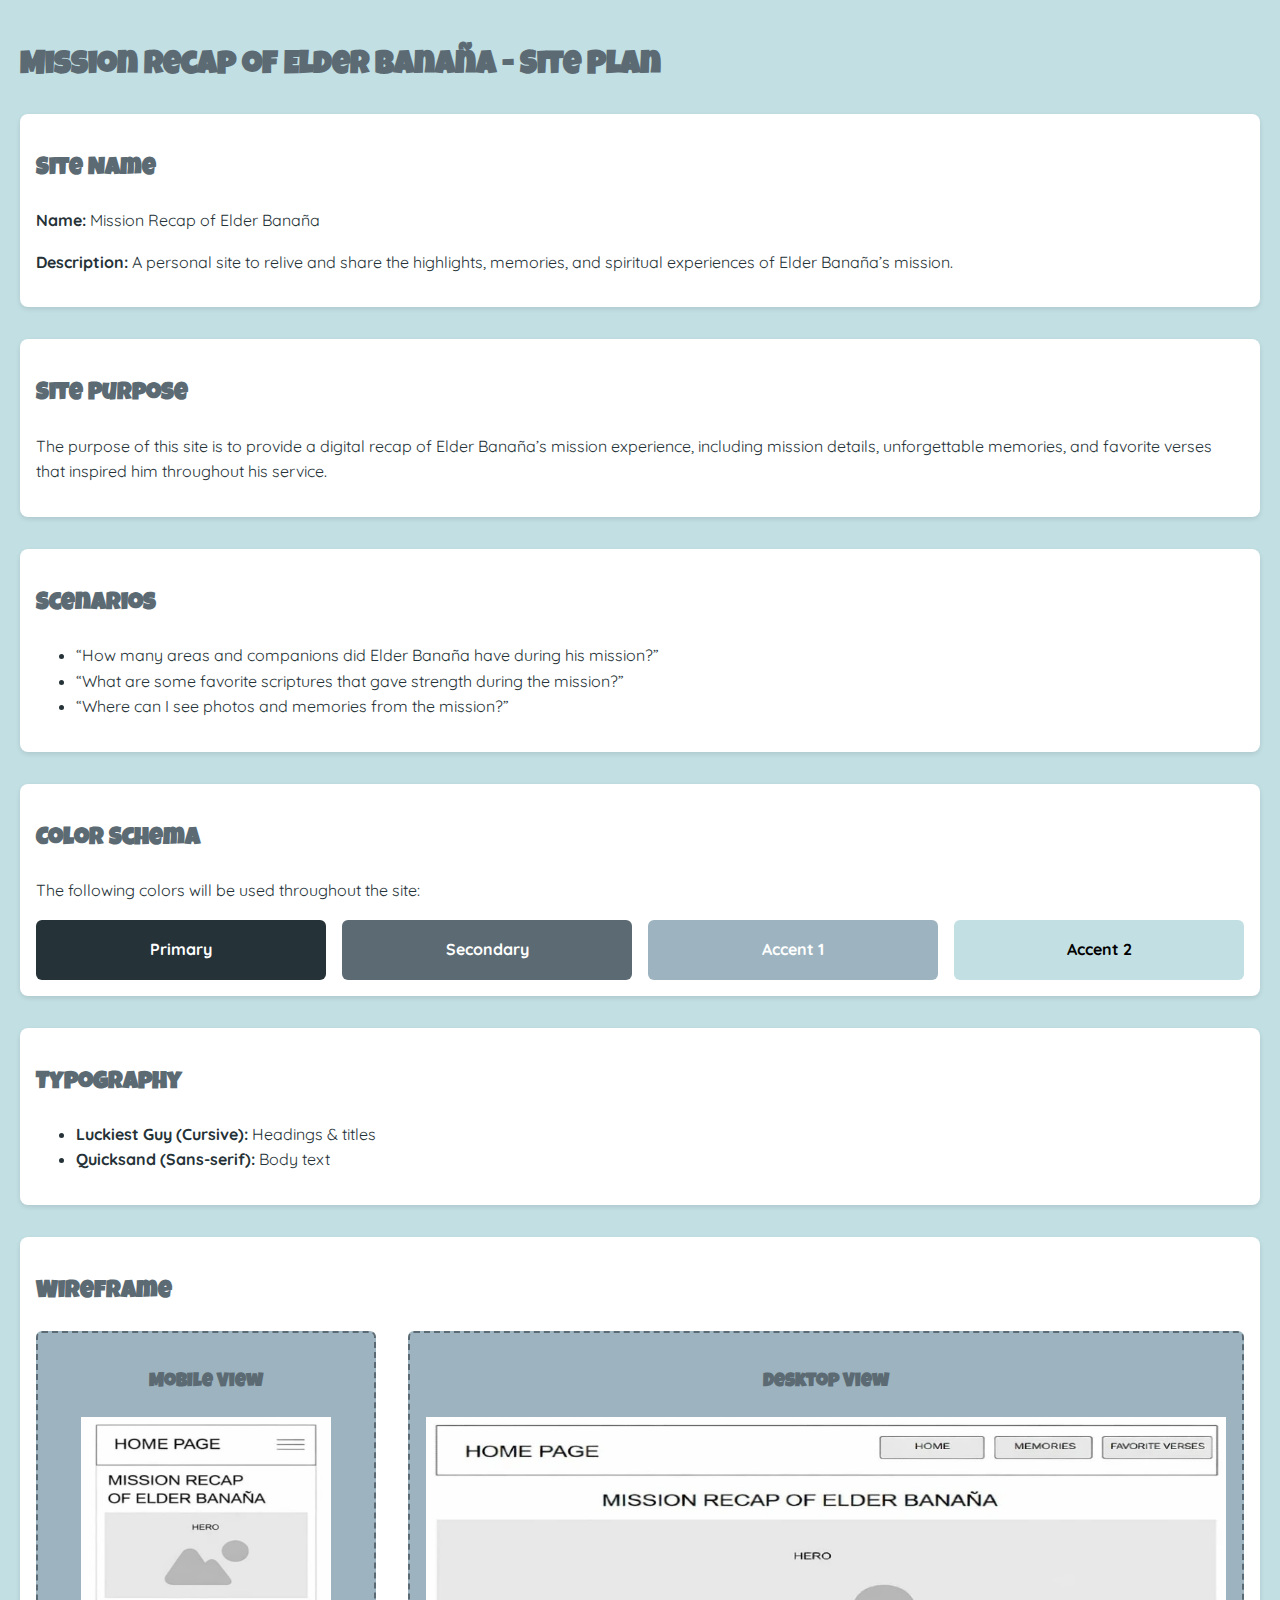
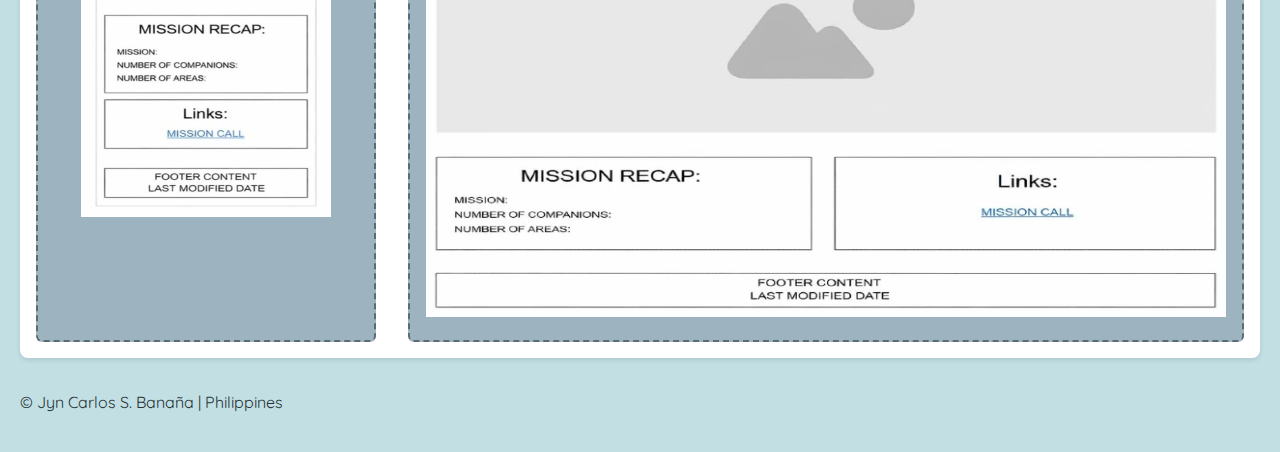
<file: project/siteplan.html>
<!DOCTYPE html>
<html lang="en">
<head>
  <meta charset="UTF-8">
  <meta name="viewport" content="width=device-width, initial-scale=1.0">
  <meta name="description" content="Site Plan for Mission Recap of Elder Banaña, a personal site to relive and share the highlights, memories, and spiritual experiences of his mission.">
  <meta name="author" content="Jyn Carlos S. Banaña">
  <title>Site Plan - Mission Recap of Elder Banaña</title>

  <!-- Google Fonts -->
  <link href="https://fonts.googleapis.com/css2?family=Luckiest+Guy&family=Quicksand:wght@400;600&display=swap" rel="stylesheet">

  <!-- Link to external CSS -->
  <link rel="stylesheet" href="styles/siteplan.css">
</head>
<body>
  <header>
    <h1>Mission Recap of Elder Banaña - Site Plan</h1>
  </header>

  <section>
    <h2>Site Name</h2>
    <p><strong>Name:</strong> Mission Recap of Elder Banaña</p>
    <p><strong>Description:</strong> A personal site to relive and share the highlights, memories, and spiritual experiences of Elder Banaña’s mission.</p>

  </section>

  <section>
    <h2>Site Purpose</h2>
    <p>The purpose of this site is to provide a digital recap of Elder Banaña’s mission experience, including mission details, unforgettable memories, and favorite verses that inspired him throughout his service.</p>
  </section>

  <section>
    <h2>Scenarios</h2>
    <ul>
      <li>“How many areas and companions did Elder Banaña have during his mission?”</li>
      <li>“What are some favorite scriptures that gave strength during the mission?”</li>
      <li>“Where can I see photos and memories from the mission?”</li>
    </ul>
  </section>

  <section>
    <h2>Color Schema</h2>
    <p>The following colors will be used throughout the site:</p>
    <div class="colors">
      <div class="color-sample primary">Primary</div>
      <div class="color-sample secondary">Secondary</div>
      <div class="color-sample accent1">Accent 1</div>
      <div class="color-sample accent2">Accent 2</div>
    </div>
  </section>

  <section>
    <h2>Typography</h2>
    <ul>
      <li><strong>Luckiest Guy (Cursive):</strong> Headings & titles</li>
      <li><strong>Quicksand (Sans-serif):</strong> Body text</li>
    </ul>
  </section>

<section>
  <h2>Wireframe</h2>
  <div class="wireframes">
    <div class="wireframe-box">
      <h3>Mobile View</h3>
      <img src="images/mobile-view-wireframe.webp" alt="Wireframe Mobile View" width="250" height="400">
    </div>
    <div class="wireframe-box">
      <h3>Desktop View</h3>
      <img src="images/desktop-view-wireframe.webp" alt="Wireframe Desktop View" width="800" height="500">
    </div>
  </div>
</section>

    <footer>
    <p>
      &copy; <span id="currentyear"></span> Jyn Carlos S. Banaña | Philippines
    </p>
    <p id="lastModified"></p>
  </footer>
</body>
</html>
</file>
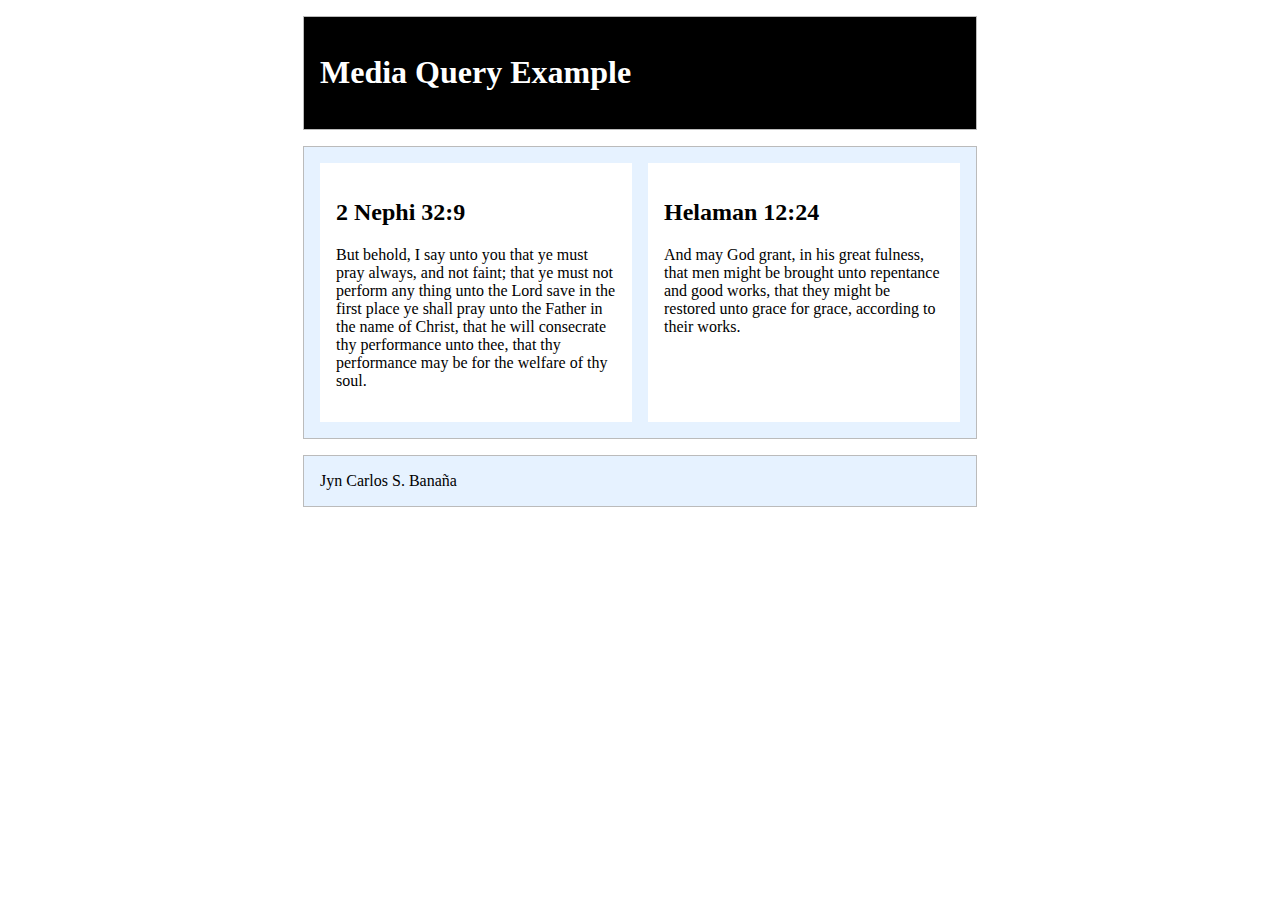
<file: week02/media-query.html>
<!DOCTYPE html>
<html lang="en">
<head>
  <meta charset="utf-8">
  <meta name="viewport" content="width=device-width, initial-scale=1.0">
  <title>WDD 131 – Media Query Example</title>
  <meta name="description" content="Media query learning activity example page.">
  <meta name="author" content="Jyn Carlos S. Banaña">
  <link rel="preconnect" href="https://fonts.googleapis.com">
  <link rel="preconnect" href="https://fonts.gstatic.com" crossorigin>
  <link href="https://fonts.googleapis.com/css2?family=Roboto&display=swap" rel="stylesheet">
  <link rel="stylesheet" href="styles/media-query.css">
  <link rel="stylesheet" href="styles/media-query-large.css">
</head>
<body>
    <header>
        <h1>Media Query Example</h1>
    </header>
    <main>
        <section>
            <h2>2 Nephi 32:9</h2>
            <p>But behold, I say unto you that ye must pray always, and not faint; that ye must not perform any thing unto the Lord save in the first place ye shall pray unto the Father in the name of Christ, that he will consecrate thy performance unto thee, that thy performance may be for the welfare of thy soul.</p>
        </section>
        <section>
            <h2>Helaman 12:24</h2>
            <p>And may God grant, in his great fulness, that men might be brought unto repentance and good works, that they might be restored unto grace for grace, according to their works.</p>
        </section>
    </main>
    <footer>
    Jyn Carlos S. Banaña
    </footer>
</body>
</html>
</file>
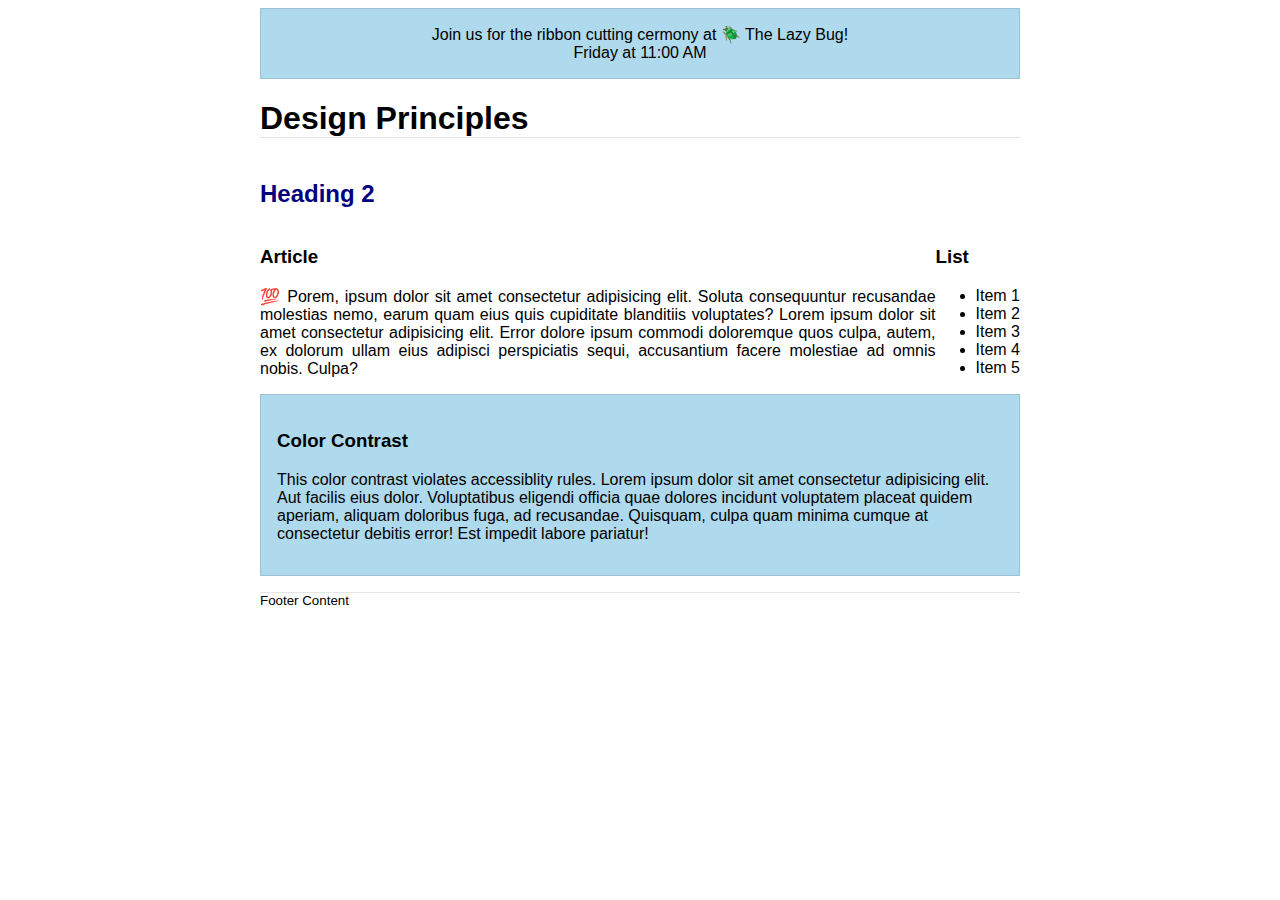
<file: week03/design.html>
<!DOCTYPE html>
<html lang="en">
<head>
    <meta charset="UTF-8">
    <meta name="viewport" content="width=device-width, initial-scale=1.0">
    <title>Design activity</title>
    <link rel="stylesheet" href="styles/design.css">
</head>
<body>
    <header>
<div class = "banner">
Join us for the ribbon cutting cermony at 🪲 The Lazy Bug!<br>Friday at 11:00 AM
</div>
	<h1>Design Principles</h1>
</header>
<main>
	<h2>Heading 2</h2>
	<section>
		<h3>Article</h3>
		<article>
			<p>💯 Porem, ipsum dolor sit amet consectetur adipisicing elit. Soluta consequuntur recusandae molestias nemo, earum quam eius quis cupiditate blanditiis voluptates? Lorem ipsum dolor sit amet consectetur adipisicing elit. Error dolore ipsum commodi doloremque quos culpa, autem, ex dolorum ullam eius adipisci perspiciatis sequi, accusantium facere molestiae ad omnis nobis. Culpa?</p>
		</article>
	</section>
	<section>
		<h3>List</h3>
		<ul>
			<li>Item 1</li>
			<li>Item 2</li>
			<li>Item 3</li>
			<li>Item 4</li>
			<li>Item 5</li>
		</ul>
	</section>
	<div class="callout">
		<h3>Color Contrast</h3>
		<p>This color contrast violates accessiblity rules. Lorem ipsum dolor sit amet consectetur adipisicing elit. Aut facilis eius dolor. Voluptatibus eligendi officia quae dolores incidunt voluptatem placeat quidem aperiam, aliquam doloribus fuga, ad recusandae. Quisquam, culpa quam minima cumque at consectetur debitis error! Est impedit labore pariatur!</p>
	</div>
</main>
<footer>
	Footer Content
</footer>
</body>
</html>
</file>
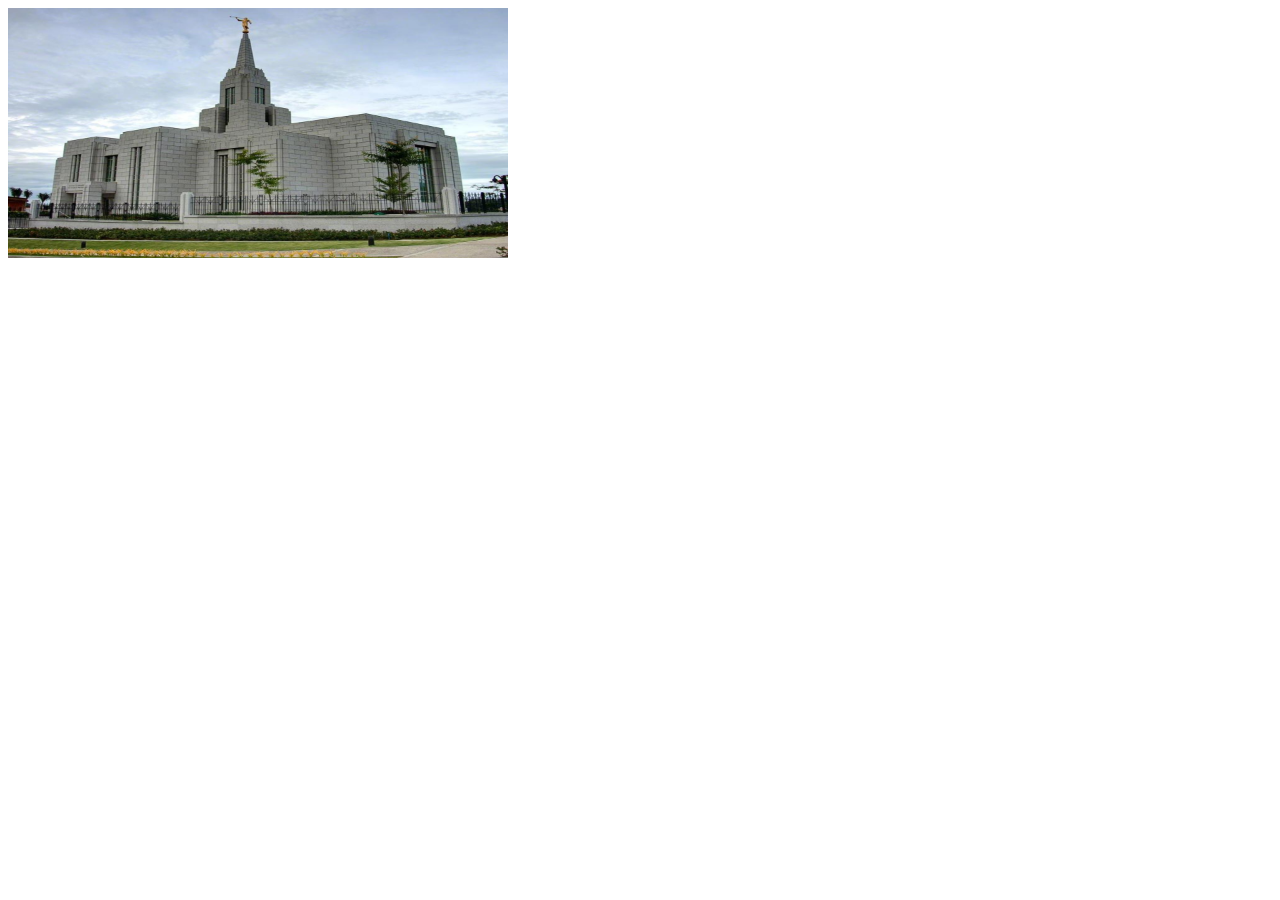
<file: week03/responsive-images.html>
<!DOCTYPE html>
<html lang="en">
<head>
    <meta charset="UTF-8">
    <meta name="viewport" content="width=device-width, initial-scale=1.0">
    <title>Responsive Images</title>
</head>
<body>
<main>
    <div class="hero">
        <picture>
            <source media="(min-width:1000px)" srcset="images/hero-large.webp">
            <source media="(min-width:50px)" srcset="images/hero-medium.webp">
            <img src="images/hero-small.webp" alt="Cebu Philippines Temple" width="500" height="250">
        </picture>
    </div>
</main>


</body>
</html>
</file>
<file: styles/forms.css>
:root {
  --primary-color: #253237;
  --secondary-color: #5C6B73;
  --accent1-color: #9DB4C0;
  --accent2-color: #C2DFE3;
  --heading-font: "Luckiest Guy", cursive;
  --body-font: "Quicksand", sans-serif;
}

body {
  font-family: var(--body-font);
  background: var(--accent2-color);
  color: var(--primary-color);
  margin: 0;
  padding: 0;
}

header, footer {
  background: var(--primary-color);
  color: white;
  text-align: center;
  padding: 1rem;

}

main {
  padding: 1rem;
  max-width: 600px;
  margin: auto;
  background: white;
  border-radius: 8px;
  box-shadow: 0 4px 6px rgba(0,0,0,0.1);
}

form {
  display: flex;
  flex-direction: column;
  gap: 1rem;
}

label, legend {
  font-weight: bold;
  margin-bottom: 0.25rem;
}

input, select, textarea {
  padding: 0.5rem;
  border: 1px solid var(--secondary-color);
  border-radius: 4px;
  font-family: var(--body-font);
}

input[type="submit"] {
  background: var(--secondary-color);
  color: white;
  border: none;
  cursor: pointer;
  font-weight: bold;
}

input[type="submit"]:hover {
  background: var(--accent1-color);
}

@media (max-width: 600px) {

  main {
    margin: 1rem;
    padding: 1rem;
  }

  .rating {
    justify-content: space-between;
  }

  input,
  select,
  textarea {
    font-size: 1rem;
  }

  h1 {
    font-size: 1.5rem;
  }
}
</file>
<file: styles/place.css>
:root {
  --primary-color: #005f73;
  --secondary-color: #0a9396;
  --light-gray: #fdfdfd;
  --dark-gray: #333;
  --border: 1px solid #777;
}

body {
  font-family: 'Quicksand', sans-serif;
  background: var(--light-gray);
  background-color: #dbf4f5;
  color: var(--dark-gray);
}

h1 {
  color: #fff;
  background-color: #005f73;
  border-radius: 8px;
  font-family: 'Playfair Display', serif;
  text-align: center;
  padding: 1rem;
}

h2 {
  background-color: #005f73;
  color: #fff;
  border-radius: 8px;
  font-family: 'Playfair Display', serif;
  text-align: center;
  padding: 1rem;
}

.hero {
  position: relative; /* anchor overlays */
}

.hero img {
  width: 100%;
  height: auto;
  object-fit: cover;
}

.overlay {
  margin: 1rem auto;
  width: fit-content;
  padding: 0;                /* no padding */
  border-radius: 0;          /* no rounded box */
  background-color: transparent; /* remove white box */
}

tr td:first-child {
  text-align: right;
  font-weight: bold;
}

footer {
  text-align: center;
  padding: 1rem;
  background: var(--primary-color);
  color: #fff;
}

/* Large View */
@media screen and (min-width: 1000px) {
  .overlay {
    position: absolute;
    z-index: 2;
    width: 220px;
    padding: 1em;                       /* bring back padding */
    border-radius: 1.5em;               /* rounded box again */
    background-color: rgba(255, 255, 255, 0.7); /* semi-transparent box */
  }

  #data {
    top: 100px;
    left: 20px;
  }

  #weather {
    bottom: 100px;
    right: 20px;
    text-align: center;
  }

  #weather h2::after {
    content: " 🌧️ Light Rain";
    margin-left: 0.5em;
  }

  h2:hover {
    transform: scale(1.05);
  }

  svg {
    display: none; /* hide icon on desktop */
  }
}
</file>
<file: styles/temples.css>
body {
  margin: 0;
  font-family: 'Quicksand', sans-serif;
  line-height: 1.6;
  background: #fdfdfd;
  color: #333;
}

header {
  background: #005f73;
  color: #fff;
  padding: 1rem;
  position: relative;
}

header h1 {
  margin: 0;
  font-family: 'Playfair Display', serif;
}

main h2 {
text-align: center;
}

#menuBtn {
  background: none;
  border: none;
  font-size: 2rem;
  color: white;
  position: absolute;
  right: 1rem;
  top: 1rem;
  cursor: pointer;
}

nav {
  display: none;
  flex-direction: column;
  margin-top: 1rem;
}

nav.show {
  display: flex;
}

nav a {
  color: white;
  text-decoration: none;
  padding: 0.5rem;
  transition: background 0.3s ease, color 0.3s ease;
}


nav.open {
  display: flex;
}

nav a:hover,
nav a:focus {
  background: #0a9396;
  color: #fff;
}

main {
  max-width: 1000px;
  margin: 1rem auto;
  padding: 0 1rem;
}

.gallery {
  display: grid;
  grid-template-columns: 1fr;
  gap: 1rem;
}

figure {
  margin: 0;
  background: #e9ecef;
  border-radius: 8px;
  overflow: hidden;
  text-align: center;
}

figure img {
  width: 100%;
  display: block;
}

footer {
  text-align: center;
  padding: 1rem;
  background: #005f73;
  color: white;
}

@media (min-width: 768px) {
  #menuBtn {
    display: none; 
  }

  nav {
    display: flex; 
    flex-direction: row; 
    justify-content: flex-end;
    gap: 1rem;
    margin-top: 0;
  }
}
</file>
<file: styles/temples-large.css>
@media (min-width: 768px) {
  header {
    display: flex;
    align-items: center;
    justify-content: space-between;
  }

  #menuBtn {
    display: none; 
  }

  nav {
    display: flex !important; 
    flex-direction: row; 
    gap: 1.5rem;
    margin-top: 0;
  }

  nav a {
    padding: 0;
  }

  nav a:hover {
    background: none;
    text-decoration: underline;
  }
}
</file>
<file: project/styles/project.css>
:root {
  --primary-color: #253237;
  --secondary-color: #5C6B73;
  --accent1-color: #9DB4C0;
  --accent2-color: #C2DFE3;

  --heading-font: "Luckiest Guy", cursive;
  --body-font: "Quicksand", sans-serif;
}

body {
  margin: 0;
  font-family: var(--body-font);
  background-color: var(--accent2-color);
  color: var(--primary-color);
  line-height: 1.6;
}

header {
  background-color: var(--primary-color);
  color: white;
  text-align: center;
  padding: 1rem;
  position: relative;
}

img {
  width: 100%;
  height: auto;
}

header h1 {
  font-family: var(--heading-font);
  margin: 0;
  font-size: 1.8rem;
}

#menuBtn {
  background: none;
  border: none;
  font-size: 2rem;
  color: white;
  position: absolute;
  right: 1rem;
  top: 1rem;
  cursor: pointer;
}

nav {
  display: none;
  flex-direction: column;
  gap: 0.5rem;
  margin-top: 1rem;
}

nav.show {
  display: flex;
}

nav a {
  color: white;
  text-decoration: none;
  font-weight: 600;
  padding: 0.5rem;
  border-radius: 0.5rem;
  transition: background 0.3s, color 0.3s;
}

nav a:hover,
nav a.active {
  background-color: var(--accent1-color);
  color: black;
}

.hero {
  text-align: center;
  padding: 1.5rem;
}

.hero img {
  max-width: 90%;
  border-radius: 1rem;
  box-shadow: 0 0 10px rgba(0, 0, 0, 0.2);
}

.info-sections {
  display: grid;
  grid-template-columns: 1fr;
  gap: 1.5rem;
  justify-items: center;
  margin: 0.01rem auto 6rem;
  width: 90%;
  max-width: 1000px;
}

.mission-recap,
.links {
  background-color: white;
  padding: 2rem;
  width: 100%;
  max-width: 450px;
  border-radius: 12px;
  box-shadow: 0 3px 10px rgba(0, 0, 0, 0.1);
  text-align: left;
}

.mission-recap h2,
.links h2 {
  font-family: var(--heading-font);
  color: var(--secondary-color);
  margin-bottom: 1rem;
  text-align: center;
  letter-spacing: 1px;
}

.mission-recap ul {
  list-style: disc;
  padding-left: 1.5rem;
  font-weight: 500;
  color: var(--primary-color);
}

.links {
  display: flex;
  flex-direction: column;
  align-items: center;
  justify-content: center;
}

.links a {
  display: inline-block;
  background-color: var(--primary-color);
  color: white;
  text-decoration: none;
  padding: 0.7rem 1.5rem;
  border-radius: 0.5rem;
  font-weight: 600;
  transition: background-color 0.3s ease, transform 0.2s ease;
  margin-top: 0.5rem;
}

.links a:hover {
  background-color: var(--primary-color);
  transform: scale(1.05);
}

.memories-gallery {
  text-align: center;
  padding: 2rem 1rem;
}

.memories-gallery h2 {
  font-family: var(--heading-font);
  font-size: 2rem;
  color: var(--primary-color);
  margin-bottom: 2rem;
  text-shadow: 1px 1px var(--accent1-color);
}

.gallery-grid {
  display: grid;
  grid-template-columns: 1fr;
  gap: 1.5rem;
  justify-items: center;

}

.gallery-grid figure {
  background-color: white;
  border-radius: 1rem;
  overflow: hidden;
  box-shadow: 0 2px 8px rgba(0, 0, 0, 0.1);
  max-width: 350px;
  transition: transform 0.3s ease, box-shadow 0.3s ease;
}

.gallery-grid figure:hover {
  transform: scale(1.03);
  box-shadow: 0 4px 12px rgba(0, 0, 0, 0.2);
}

.gallery-grid img {
  width: 100%;
  height: auto;
  display: block;
}

.gallery-grid figcaption {
  font-family: var(--body-font);
  padding: 0.75rem;
  font-size: 0.95rem;
  color: var(--primary-color);
  background-color: white;
  font-weight: 500;
}

.verses-section {
  text-align: center;
  padding: 2rem 1rem;
}

.verses-grid {
  display: grid;
  grid-template-columns: 1fr;
  gap: 1.5rem;
}

h2 {
  text-align: center;
  font-family: var(--heading-font);
  font-size: 2rem;
  color: var(--primary-color);
  margin-bottom: 2rem;
  text-shadow: 1px 1px var(--accent1-color);
}

.verse-card {
  background: #e9ecef;
  border-radius: 10px;
  padding: 1.5rem;
  box-shadow: 0 4px 8px rgba(0,0,0,0.1);
  transition: transform 0.2s ease, box-shadow 0.2s ease;
}

.verse-card:hover {
  transform: translateY(-4px);
  box-shadow: 0 6px 12px rgba(0,0,0,0.15);
}

.verse-card h2 {
  color: #005f73;
  font-family: 'Playfair Display', serif;
  margin-bottom: 0.5rem;
}

.verse-card h3 {
  color: var(--secondary-color);
  font-family: var(--heading-font);
  margin-bottom: 0.5rem;
}

.verse-card h3 {
  color: var(--secondary-color);
  font-family: var(--heading-font);
  margin-bottom: 0.5rem;
}


.button-container {
  margin-top: 2rem;
  display: flex;
  justify-content: center;
  gap: 1rem;
}

.button-container button {
  background-color: var(--primary-color);
  color: white;
  border: none;
  padding: 0.8rem 1.5rem;
  border-radius: 8px;
  font-weight: bold;
  cursor: pointer;
  transition: background-color 0.3s ease;
}

.button-container button:hover {
  background-color: var(--primary-color);
}

footer {
  text-align: center;
  background-color: var(--primary-color);
  color: white;
  padding: 1rem;
  font-size: 0.9rem;
  margin-top: 2rem;
}

.contact {
  background-color: white;
  padding: 2rem;
  border-radius: 10px;
  box-shadow: 0 2px 5px rgba(0,0,0,0.1);
  max-width: 600px;
  margin: 3rem auto;
  text-align: left;
}

.contact h2 {
  text-align: center;
  color: var(--secondary-color);
  font-family: var(--heading-font);
  margin-bottom: 1.5rem;
}

form {
  display: flex;
  flex-direction: column;
  gap: 1rem;
}

label {
  font-weight: bold;
  color: var(--primary-color);
}

input, textarea {
  padding: 0.8rem;
  border: 2px solid var(--accent1-color);
  border-radius: 6px;
  font-size: 1rem;
  font-family: var(--body-font);
  transition: border-color 0.3s, box-shadow 0.3s;
}

input:focus, textarea:focus {
  border-color: var(--secondary-color);
  outline: none;
  box-shadow: 0 0 5px var(--accent1-color);
}

button {
  background-color: var(--primary-color);
  color: white;
  padding: 0.8rem 1rem;
  border: none;
  border-radius: 6px;
  font-size: 1rem;
  font-weight: bold;
  cursor: pointer;
  transition: background-color 0.3s;
}

button:hover {
  background-color: var(--primary-color);
}


@media (min-width: 768px) {
  #menuBtn {
    display: none;
  }

  nav {
    display: flex;
    flex-direction: row;
    justify-content: center;
    gap: 1.5rem;
    margin-top: 0.75rem;
  }

  .info-sections {
    grid-template-columns: repeat(2, 1fr);
    align-items: stretch;
    justify-content: center;
    gap: 2rem;
  }

  .mission-recap,
  .links {
    height: 100%;
  }

  .memories-gallery {
    padding: 3rem;
  }

  .gallery-grid {
    gap: 2rem;
  }

  .info-sections {
    grid-template-columns: 1fr 1fr;
    align-items: stretch;
    gap: 2rem;
    width: 90%;
  }

  .mission-recap,
  .links {
    height: 100%;
    display: flex;
    flex-direction: column;
    justify-content: center;
  }

  .links {
    text-align: center;
  }

  .verses-grid {
    grid-template-columns: repeat(2, 1fr);
    gap: 2rem;
}
}
</file>
<file: project/styles/siteplan.css>
:root {
  --primary-color: #253237;
  --secondary-color: #5C6B73;
  --accent1-color: #9DB4C0;
  --accent2-color: #C2DFE3;
  --heading-font: "Luckiest Guy", cursive;
  --body-font: "Quicksand", sans-serif;
}

body {
  font-family: var(--body-font);
  background-color: var(--accent2-color);
  color: var(--primary-color);
  line-height: 1.6;
  margin: 0;
  padding: 20px;
}

h1, h2, h3 {
  font-family: var(--heading-font);
  color: var(--secondary-color);
}

section {
  margin-bottom: 2rem;
  padding: 1rem;
  background-color: white;
  border-radius: 8px;
  box-shadow: 0 2px 5px rgba(0,0,0,0.1);
}

.colors {
  display: flex;
  gap: 1rem;
  margin-top: 1rem;
}

.color-sample {
  flex: 1;
  height: 60px;
  border-radius: 6px;
  display: flex;
  justify-content: center;
  align-items: center;
  font-weight: bold;
  color: white;
}

.primary { background-color: var(--primary-color); }
.secondary { background-color: var(--secondary-color); }
.accent1 { background-color: var(--accent1-color); }
.accent2 { background-color: var(--accent2-color); color: black; }

.wireframes {
  display: flex;
  gap: 2rem;
  flex-wrap: wrap;
}

.wireframe-box {
  flex: 1 1 250px;
  border: 2px dashed var(--secondary-color);
  padding: 1rem;
  text-align: center;
  background-color: var(--accent1-color);
  color: white;
  border-radius: 6px;
}
</file>
<file: week02/styles/media-query.css>
Check Your Understanding
body {
  font-family: 'Roboto', sans-serif;
}

header, main, footer {
  max-width: 640px;
  margin: 1rem auto;
  border: 1px solid #bbb;
  padding: 1rem;
  background-color: #e6f2ff;
}

main {
  display: grid;
  grid-template-columns: 1fr;
  grid-gap: 1rem;
}

section {
  padding: 1rem;
  background-color: #fff;
}
</file>
<file: week02/styles/media-query-large.css>
@media screen and (min-width: 500px) {
  header {
    background-color: #000; /* black */
    color: #fff;            /* white text */
  }

  main {
    grid-template-columns: 1fr 1fr; /* two equal columns */
  }
}
</file>
<file: week03/styles/design.css>
body {
	font-family: Roboto, helvetica, sans-serif;
}

header,
main,
footer {
	max-width: 760px;
	margin: 0 auto;
}

.banner {
	padding: 1rem;
	background-color: #eee;
}

h1 {
	border-bottom: 1px solid rgba(0, 0, 0, 0.1);
}

main {
	display: grid;
}

h2 {
	color: navy;
	text-align: left;
    grid-column: 1/3;
}

article p {
	text-align: justify;
}

.callout {
    border: 1px solid rgb(0 0 0/0.1);
	color: #000;
	background-color: #afd9ec;
    padding: 1rem;
    grid-column: 1/3;
}

footer {
	margin-top: 1rem;
	border-top: 1px solid rgba(0, 0, 0, 0.1);
	font-size: smaller;
	text-align: left;
}

.banner{
    border: 1px solid rgb(0 0 0/0.1);
    padding: 1rem;
    text-align: center;
    background-color: #afd9ec;
    
}
</file>
